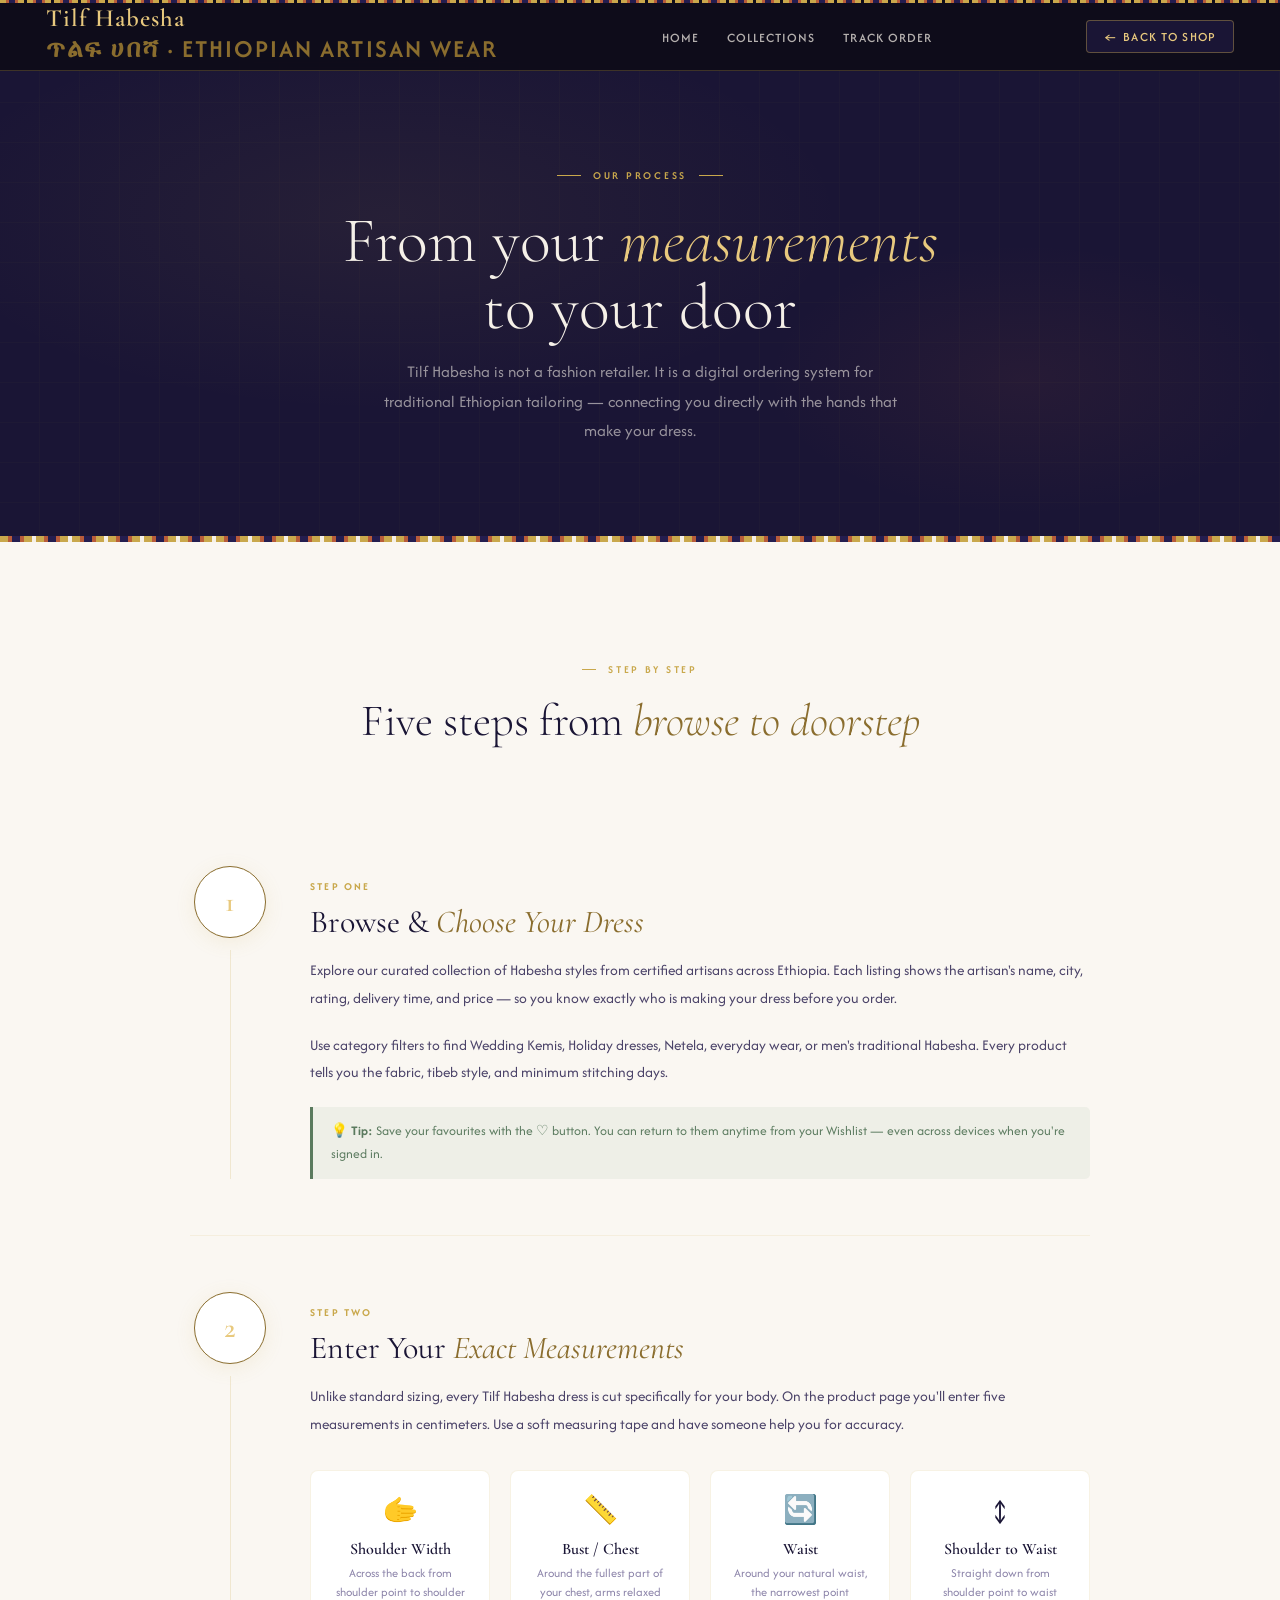
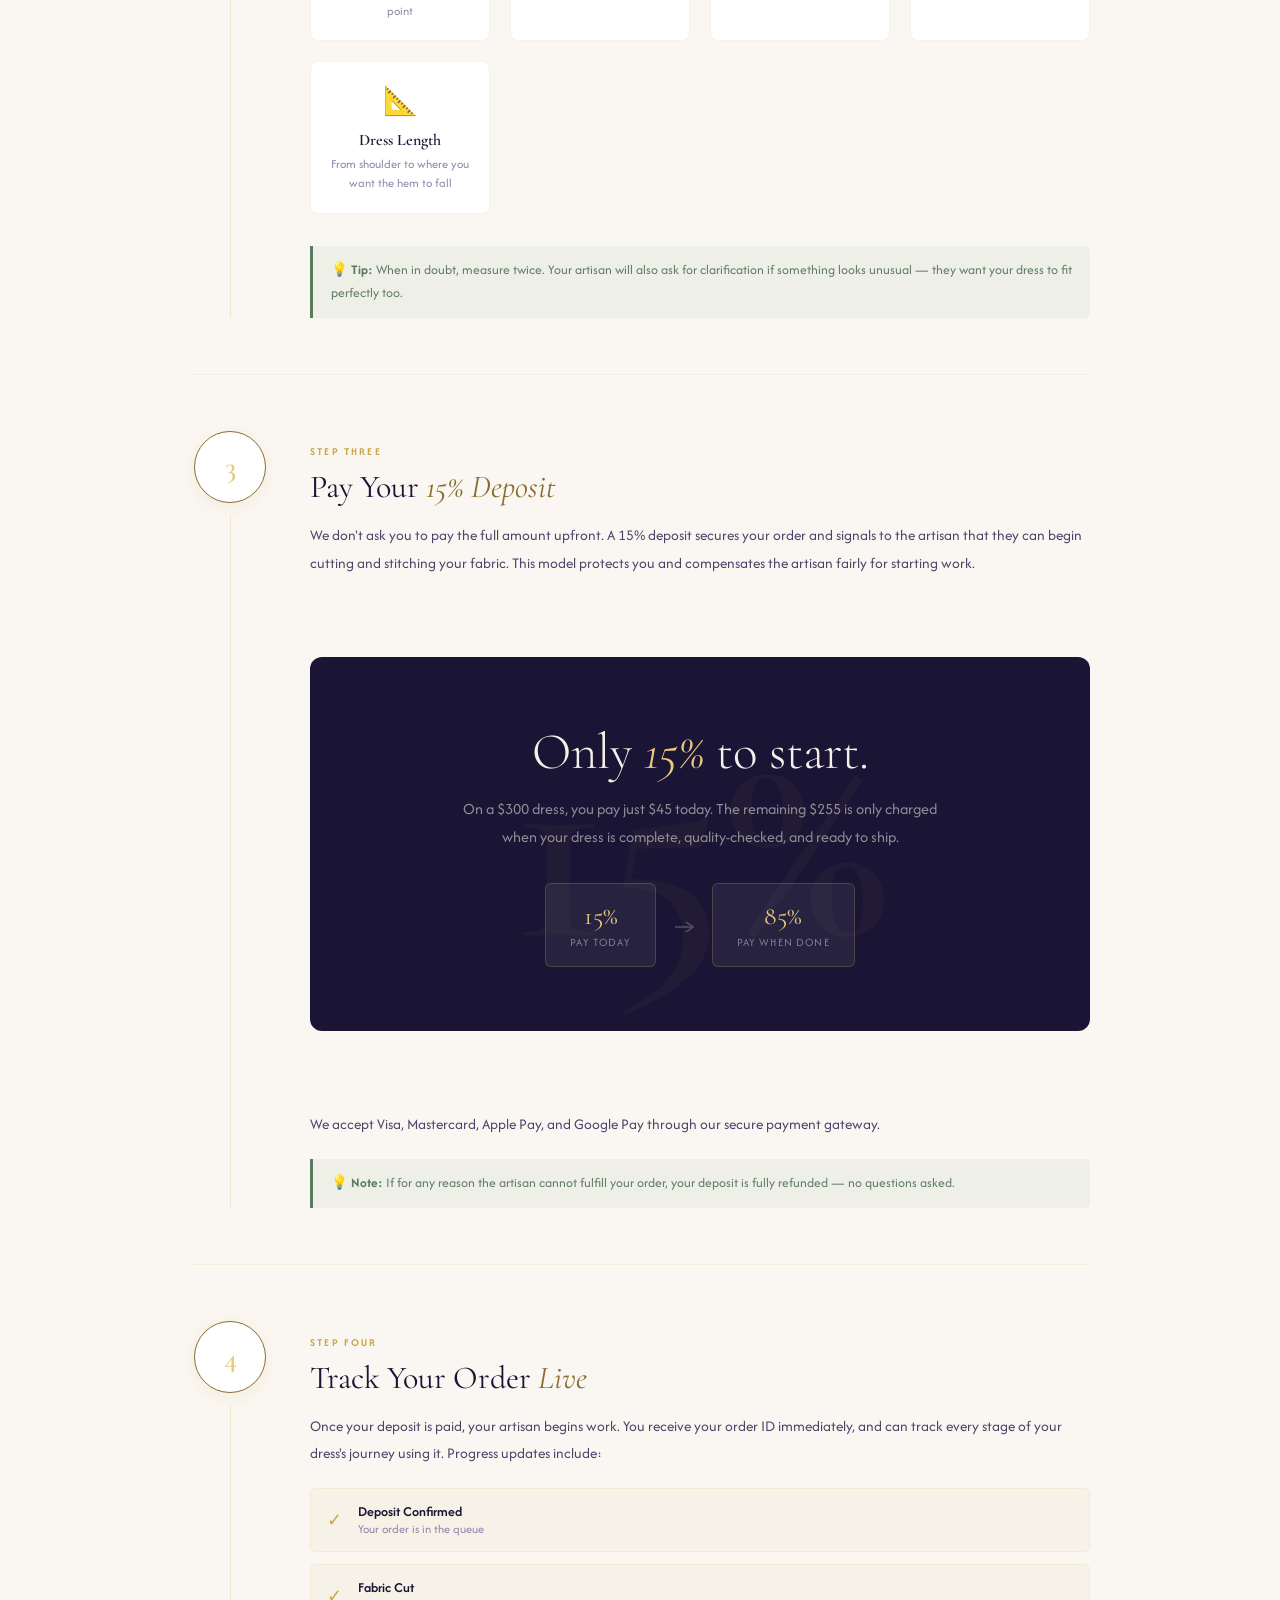
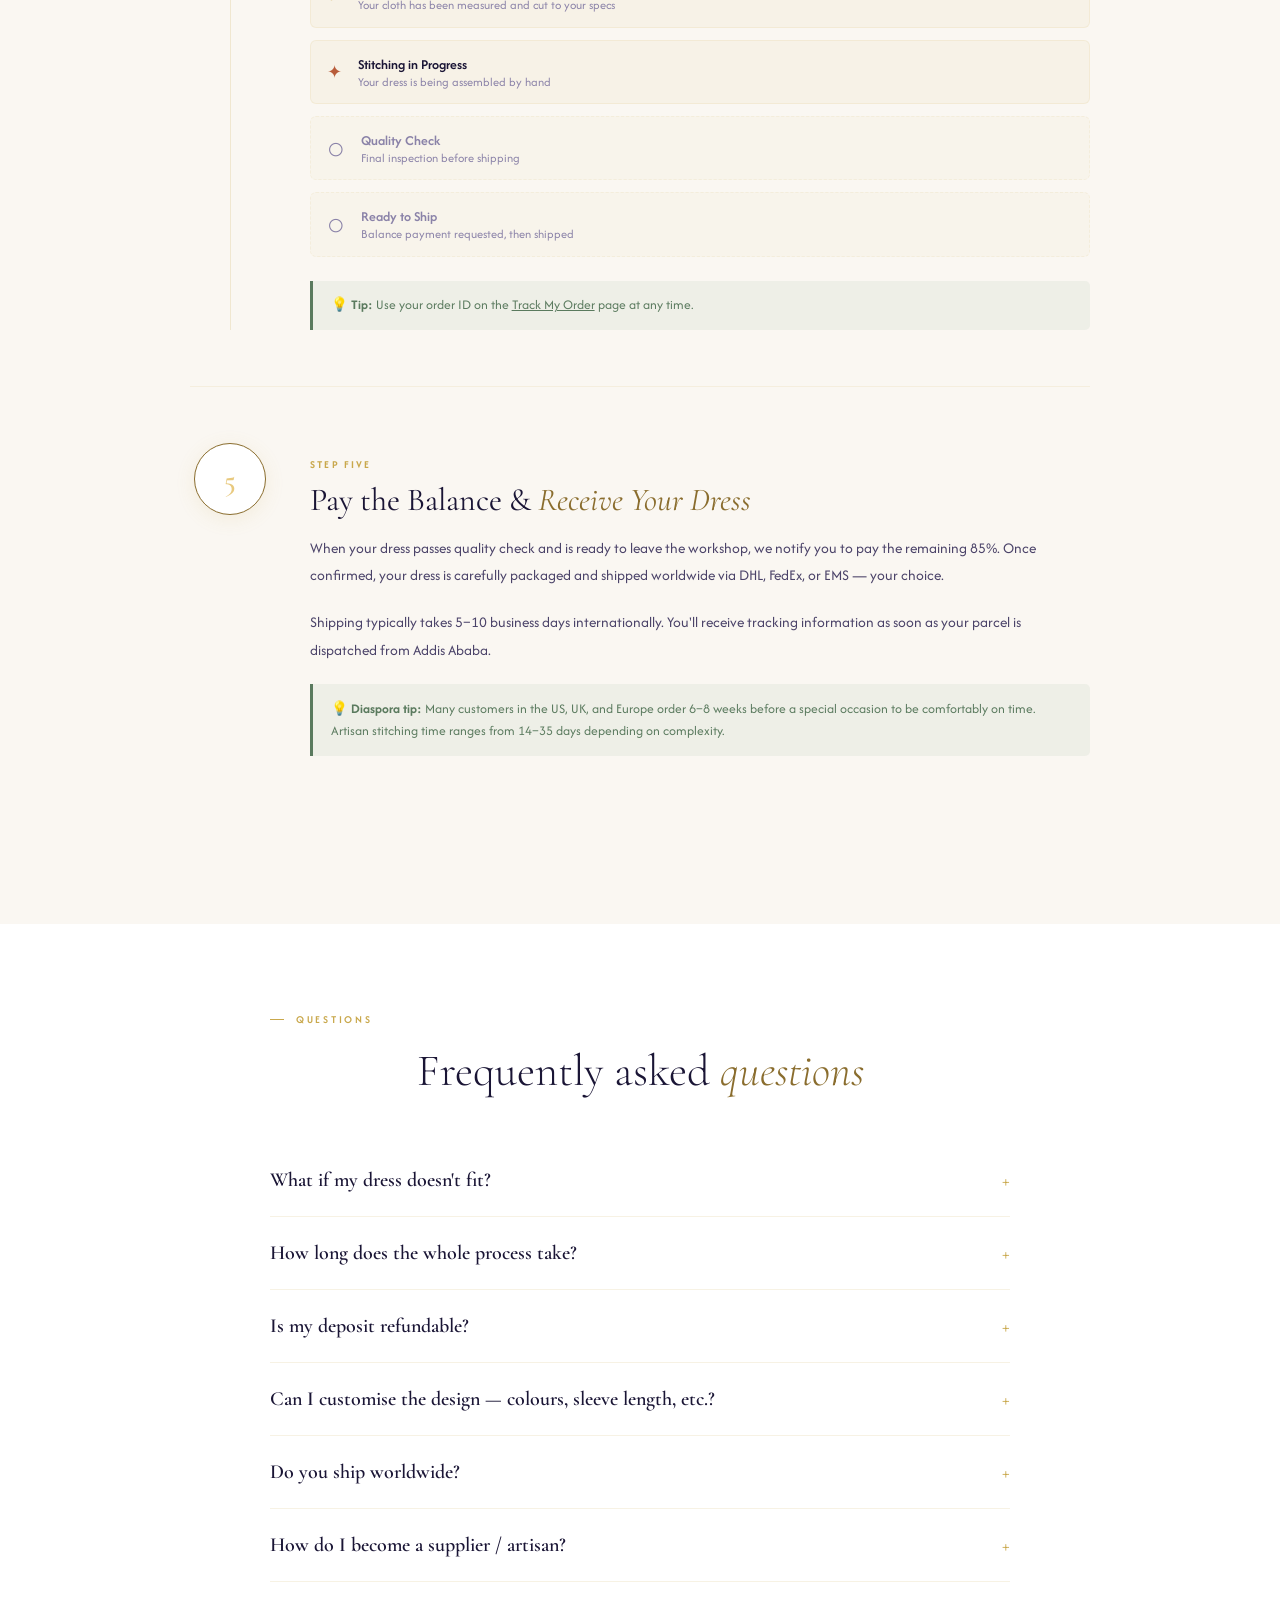
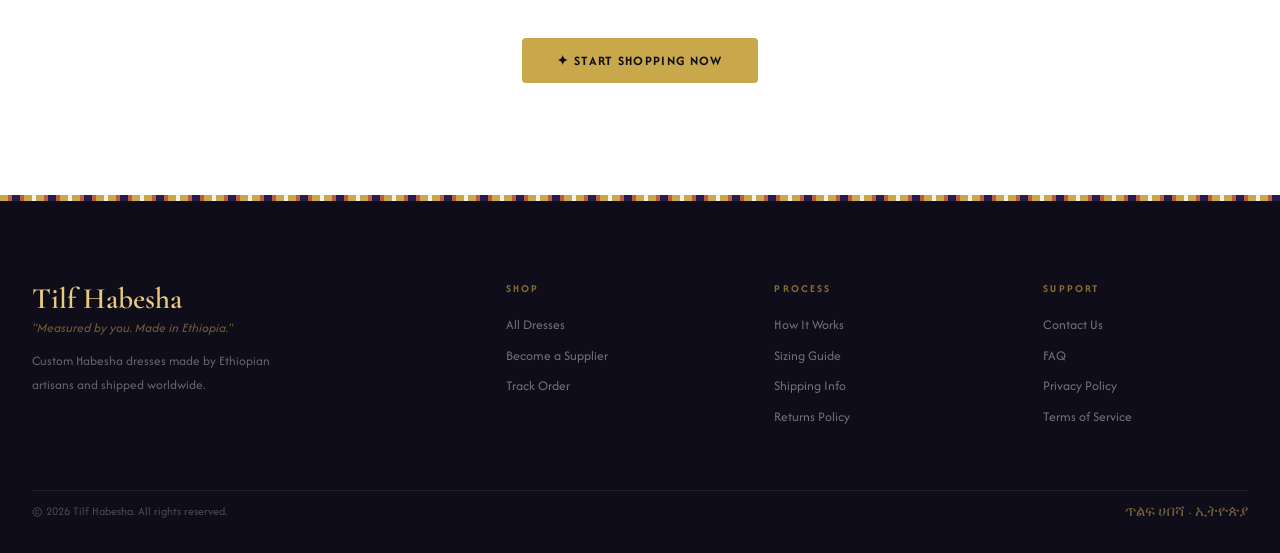
<file: how-it-works.html>
<!DOCTYPE html>
<html lang="en">
<head>
<meta charset="UTF-8">
<meta name="viewport" content="width=device-width, initial-scale=1.0">
<title>How It Works · Tilf Habesha</title>
<link rel="preconnect" href="https://fonts.googleapis.com">
<link href="https://fonts.googleapis.com/css2?family=Cormorant+Garamond:ital,wght@0,300;0,400;0,600;1,300;1,400&family=Afacad:wght@400;500;600&display=swap" rel="stylesheet">
<link href="assets/css/style.css" rel="stylesheet">
<style>
/* Extra styles for this standalone page */
.hiw-hero {
  background: var(--indigo);
  padding: 10rem 2rem 6rem;
  text-align: center;
  position: relative; overflow: hidden;
}
.hiw-hero-bg {
  position: absolute; inset: 0;
  background:
    radial-gradient(ellipse 60% 60% at 30% 40%, rgba(201,168,76,0.07) 0%, transparent 60%),
    radial-gradient(ellipse 40% 50% at 80% 70%, rgba(184,92,58,0.08) 0%, transparent 50%);
}
.hiw-hero-pattern {
  position: absolute; inset: 0; opacity: 0.03;
  background-image:
    repeating-linear-gradient(0deg, transparent, transparent 39px, rgba(201,168,76,0.8) 39px, rgba(201,168,76,0.8) 40px),
    repeating-linear-gradient(90deg, transparent, transparent 39px, rgba(201,168,76,0.8) 39px, rgba(201,168,76,0.8) 40px);
}
.hiw-hero-content { position: relative; max-width: 720px; margin: 0 auto; }
.hiw-hero-eyebrow {
  display: inline-flex; align-items: center; gap: 0.75rem;
  font-size: 0.68rem; font-weight: 600; letter-spacing: 0.25em;
  text-transform: uppercase; color: var(--gold); margin-bottom: 1.5rem;
}
.hiw-hero-eyebrow::before,.hiw-hero-eyebrow::after {
  content: ''; display: block; width: 24px; height: 1px; background: var(--gold);
}
.hiw-hero-title {
  font-family: 'Cormorant Garamond', serif;
  font-size: clamp(2.8rem, 5vw, 5rem);
  font-weight: 300; line-height: 1.05; color: var(--cream); margin-bottom: 1rem;
}
.hiw-hero-title em { font-style: italic; color: var(--gold-light); }
.hiw-hero-sub {
  font-size: 1.05rem; color: rgba(245,240,232,0.58); line-height: 1.75; max-width: 540px; margin: 0 auto;
}

/* Steps detail */
.hiw-steps { padding: 7rem 2rem; background: var(--ivory); }
.hiw-steps-inner { max-width: 900px; margin: 0 auto; }
.hiw-step {
  display: grid; grid-template-columns: 80px 1fr; gap: 2.5rem;
  padding: 3.5rem 0; border-bottom: 1px solid rgba(201,168,76,0.12);
  position: relative;
}
.hiw-step:last-child { border-bottom: none; }
.hiw-step-left { display: flex; flex-direction: column; align-items: center; gap: 0.75rem; }
.hiw-step-num-big {
  width: 72px; height: 72px; border-radius: 50%;
  border: 1.5px solid var(--gold-dim);
  display: flex; align-items: center; justify-content: center;
  font-family: 'Cormorant Garamond', serif;
  font-size: 1.8rem; font-weight: 600; color: var(--gold-light);
  background: var(--white);
  box-shadow: 0 4px 20px rgba(201,168,76,0.12);
}
.hiw-step-line {
  flex: 1; width: 1px; background: rgba(201,168,76,0.2); min-height: 40px;
}
.hiw-step:last-child .hiw-step-line { display: none; }

.hiw-step-content { padding-top: 0.85rem; }
.hiw-step-label {
  font-size: 0.68rem; font-weight: 700; letter-spacing: 0.2em;
  text-transform: uppercase; color: var(--gold); margin-bottom: 0.5rem;
}
.hiw-step-title {
  font-family: 'Cormorant Garamond', serif;
  font-size: 2rem; font-weight: 400; color: var(--text-dark); margin-bottom: 1rem;
}
.hiw-step-title em { font-style: italic; color: var(--gold-dim); }
.hiw-step-text {
  color: var(--text-mid); line-height: 1.8; font-size: 0.95rem; margin-bottom: 1.25rem;
}
.hiw-step-tip {
  background: rgba(90,122,94,0.07); border-left: 3px solid var(--sage);
  padding: 0.85rem 1.1rem; border-radius: 0 5px 5px 0;
  font-size: 0.85rem; color: var(--sage); line-height: 1.65;
}
.hiw-step-tip strong { color: var(--sage); }

/* Deposit callout */
.deposit-callout {
  background: var(--indigo); border-radius: 12px; padding: 4rem 3rem;
  text-align: center; margin: 5rem 0;
  position: relative; overflow: hidden;
}
.deposit-callout::before {
  content: '15%'; position: absolute;
  font-family: 'Cormorant Garamond', serif; font-size: 18rem; font-weight: 600;
  color: rgba(201,168,76,0.04); top: 50%; left: 50%;
  transform: translate(-50%,-50%); white-space: nowrap;
}
.deposit-callout-title {
  font-family: 'Cormorant Garamond', serif;
  font-size: clamp(2rem, 4vw, 3.5rem); font-weight: 300; color: var(--cream);
  margin-bottom: 0.75rem;
}
.deposit-callout-title em { color: var(--gold-light); font-style: italic; }
.deposit-callout-sub { color: rgba(245,240,232,0.55); max-width: 480px; margin: 0 auto 2rem; line-height: 1.75; }

/* FAQ */
.hiw-faq { padding: 5rem 2rem 7rem; background: var(--white); }
.hiw-faq-inner { max-width: 740px; margin: 0 auto; }
.faq-item {
  border-bottom: 1px solid rgba(201,168,76,0.15); padding: 1.5rem 0;
}
.faq-q {
  font-family: 'Cormorant Garamond', serif;
  font-size: 1.25rem; font-weight: 600; color: var(--text-dark);
  cursor: pointer; display: flex; justify-content: space-between; align-items: center; gap: 1rem;
}
.faq-toggle { color: var(--gold); font-size: 1.2rem; flex-shrink: 0; transition: transform 0.3s; }
.faq-item.open .faq-toggle { transform: rotate(45deg); }
.faq-a {
  font-size: 0.92rem; color: var(--text-mid); line-height: 1.8;
  max-height: 0; overflow: hidden; transition: max-height 0.35s ease, padding 0.3s;
}
.faq-item.open .faq-a { max-height: 300px; padding-top: 0.85rem; }

/* Measurement guide */
.measure-visual {
  display: grid; grid-template-columns: repeat(auto-fit, minmax(180px, 1fr));
  gap: 1.25rem; margin: 2rem 0;
}
.measure-point {
  background: var(--white); border: 1px solid rgba(201,168,76,0.15);
  border-radius: 8px; padding: 1.25rem;
  text-align: center; transition: all 0.2s;
}
.measure-point:hover { border-color: var(--gold); box-shadow: var(--shadow); }
.measure-point-icon { font-size: 1.75rem; margin-bottom: 0.65rem; }
.measure-point-name {
  font-family: 'Cormorant Garamond', serif;
  font-size: 1rem; font-weight: 600; margin-bottom: 0.35rem;
}
.measure-point-desc { font-size: 0.78rem; color: var(--text-light); line-height: 1.5; }

@media (max-width: 640px) {
  .hiw-step { grid-template-columns: 1fr; }
  .hiw-step-left { flex-direction: row; }
  .hiw-step-line { width: 40px; height: 1px; }
  .deposit-callout { padding: 3rem 1.5rem; }
}
</style>
</head>
<body>

<div class="nav-tibeb"></div>
<nav>
  <div class="nav-inner">
    <a href="tilfhabesha.html" class="logo">
      <span class="logo-main">Tilf Habesha</span>
      <span class="logo-sub">ጥልፍ ሀበሻ · Ethiopian Artisan Wear</span>
    </a>
    <ul class="nav-links">
      <li><a href="tilfhabesha.html">Home</a></li>
      <li><a href="tilfhabesha.html#dresses">Collections</a></li>
      <li><a href="tilfhabesha.html#track">Track Order</a></li>
    </ul>
    <div class="nav-right">
      <a href="tilfhabesha.html" class="btn-ghost" style="border-color:rgba(201,168,76,0.4);color:var(--gold-light);padding:0.45rem 1.1rem;font-size:0.8rem;">
        ← Back to Shop
      </a>
      <button class="nav-hamburger" id="navHamburger" aria-label="Menu">
        <span></span><span></span><span></span>
      </button>
    </div>
  </div>
</nav>

<!-- HERO -->
<section class="hiw-hero">
  <div class="hiw-hero-bg"></div>
  <div class="hiw-hero-pattern"></div>
  <div class="tibeb-border-thin" style="position:absolute;top:0;left:0;right:0;"></div>
  <div class="hiw-hero-content fade-up">
    <div class="hiw-hero-eyebrow">Our Process</div>
    <h1 class="hiw-hero-title">From your <em>measurements</em><br>to your door</h1>
    <p class="hiw-hero-sub">
      Tilf Habesha is not a fashion retailer. It is a digital ordering system for traditional Ethiopian tailoring — connecting you directly with the hands that make your dress.
    </p>
  </div>
  <div class="tibeb-border" style="position:absolute;bottom:0;left:0;right:0;"></div>
</section>

<!-- DETAILED STEPS -->
<section class="hiw-steps">
  <div class="hiw-steps-inner">

    <div style="text-align:center;margin-bottom:4rem;">
      <div class="section-label" style="justify-content:center;">Step by Step</div>
      <h2 class="section-title" style="text-align:center;">Five steps from <em>browse to doorstep</em></h2>
    </div>

    <!-- Step 1 -->
    <div class="hiw-step">
      <div class="hiw-step-left">
        <div class="hiw-step-num-big">1</div>
        <div class="hiw-step-line"></div>
      </div>
      <div class="hiw-step-content">
        <div class="hiw-step-label">Step One</div>
        <h3 class="hiw-step-title">Browse & <em>Choose Your Dress</em></h3>
        <p class="hiw-step-text">
          Explore our curated collection of Habesha styles from certified artisans across Ethiopia. Each listing shows the artisan's name, city, rating, delivery time, and price — so you know exactly who is making your dress before you order.
        </p>
        <p class="hiw-step-text">
          Use category filters to find Wedding Kemis, Holiday dresses, Netela, everyday wear, or men's traditional Habesha. Every product tells you the fabric, tibeb style, and minimum stitching days.
        </p>
        <div class="hiw-step-tip">
          💡 <strong>Tip:</strong> Save your favourites with the ♡ button. You can return to them anytime from your Wishlist — even across devices when you're signed in.
        </div>
      </div>
    </div>

    <!-- Step 2 -->
    <div class="hiw-step">
      <div class="hiw-step-left">
        <div class="hiw-step-num-big">2</div>
        <div class="hiw-step-line"></div>
      </div>
      <div class="hiw-step-content">
        <div class="hiw-step-label">Step Two</div>
        <h3 class="hiw-step-title">Enter Your <em>Exact Measurements</em></h3>
        <p class="hiw-step-text">
          Unlike standard sizing, every Tilf Habesha dress is cut specifically for your body. On the product page you'll enter five measurements in centimeters. Use a soft measuring tape and have someone help you for accuracy.
        </p>
        <div class="measure-visual">
          <div class="measure-point">
            <div class="measure-point-icon">🫱</div>
            <div class="measure-point-name">Shoulder Width</div>
            <div class="measure-point-desc">Across the back from shoulder point to shoulder point</div>
          </div>
          <div class="measure-point">
            <div class="measure-point-icon">📏</div>
            <div class="measure-point-name">Bust / Chest</div>
            <div class="measure-point-desc">Around the fullest part of your chest, arms relaxed</div>
          </div>
          <div class="measure-point">
            <div class="measure-point-icon">🔄</div>
            <div class="measure-point-name">Waist</div>
            <div class="measure-point-desc">Around your natural waist, the narrowest point</div>
          </div>
          <div class="measure-point">
            <div class="measure-point-icon">↕️</div>
            <div class="measure-point-name">Shoulder to Waist</div>
            <div class="measure-point-desc">Straight down from shoulder point to waist</div>
          </div>
          <div class="measure-point">
            <div class="measure-point-icon">📐</div>
            <div class="measure-point-name">Dress Length</div>
            <div class="measure-point-desc">From shoulder to where you want the hem to fall</div>
          </div>
        </div>
        <div class="hiw-step-tip">
          💡 <strong>Tip:</strong> When in doubt, measure twice. Your artisan will also ask for clarification if something looks unusual — they want your dress to fit perfectly too.
        </div>
      </div>
    </div>

    <!-- Step 3 -->
    <div class="hiw-step">
      <div class="hiw-step-left">
        <div class="hiw-step-num-big">3</div>
        <div class="hiw-step-line"></div>
      </div>
      <div class="hiw-step-content">
        <div class="hiw-step-label">Step Three</div>
        <h3 class="hiw-step-title">Pay Your <em>15% Deposit</em></h3>
        <p class="hiw-step-text">
          We don't ask you to pay the full amount upfront. A 15% deposit secures your order and signals to the artisan that they can begin cutting and stitching your fabric. This model protects you and compensates the artisan fairly for starting work.
        </p>

        <div class="deposit-callout">
          <div class="deposit-callout-title">Only <em>15%</em> to start.</div>
          <p class="deposit-callout-sub">On a $300 dress, you pay just $45 today. The remaining $255 is only charged when your dress is complete, quality-checked, and ready to ship.</p>
          <div style="display:flex;gap:1rem;justify-content:center;flex-wrap:wrap;">
            <div style="background:rgba(255,255,255,0.06);border:1px solid rgba(201,168,76,0.25);border-radius:6px;padding:1rem 1.5rem;text-align:center;">
              <div style="font-family:'Cormorant Garamond',serif;font-size:1.6rem;color:var(--gold-light);">15%</div>
              <div style="font-size:0.72rem;color:rgba(245,240,232,0.45);text-transform:uppercase;letter-spacing:0.1em;margin-top:0.2rem;">Pay today</div>
            </div>
            <div style="display:flex;align-items:center;color:rgba(245,240,232,0.25);font-size:1.5rem;">→</div>
            <div style="background:rgba(255,255,255,0.06);border:1px solid rgba(201,168,76,0.25);border-radius:6px;padding:1rem 1.5rem;text-align:center;">
              <div style="font-family:'Cormorant Garamond',serif;font-size:1.6rem;color:var(--gold-light);">85%</div>
              <div style="font-size:0.72rem;color:rgba(245,240,232,0.45);text-transform:uppercase;letter-spacing:0.1em;margin-top:0.2rem;">Pay when done</div>
            </div>
          </div>
        </div>

        <p class="hiw-step-text">
          We accept Visa, Mastercard, Apple Pay, and Google Pay through our secure payment gateway.
        </p>
        <div class="hiw-step-tip">
          💡 <strong>Note:</strong> If for any reason the artisan cannot fulfill your order, your deposit is fully refunded — no questions asked.
        </div>
      </div>
    </div>

    <!-- Step 4 -->
    <div class="hiw-step">
      <div class="hiw-step-left">
        <div class="hiw-step-num-big">4</div>
        <div class="hiw-step-line"></div>
      </div>
      <div class="hiw-step-content">
        <div class="hiw-step-label">Step Four</div>
        <h3 class="hiw-step-title">Track Your Order <em>Live</em></h3>
        <p class="hiw-step-text">
          Once your deposit is paid, your artisan begins work. You receive your order ID immediately, and can track every stage of your dress's journey using it. Progress updates include:
        </p>
        <div style="display:flex;flex-direction:column;gap:0.75rem;margin:1.25rem 0 1.5rem;">
          <div style="display:flex;align-items:center;gap:1rem;padding:0.85rem 1rem;background:rgba(201,168,76,0.06);border-radius:6px;border:1px solid rgba(201,168,76,0.12);">
            <span style="color:var(--gold);font-size:1.1rem;">✓</span>
            <div>
              <div style="font-weight:600;font-size:0.88rem;">Deposit Confirmed</div>
              <div style="font-size:0.78rem;color:var(--text-light);">Your order is in the queue</div>
            </div>
          </div>
          <div style="display:flex;align-items:center;gap:1rem;padding:0.85rem 1rem;background:rgba(201,168,76,0.06);border-radius:6px;border:1px solid rgba(201,168,76,0.12);">
            <span style="color:var(--gold);font-size:1.1rem;">✓</span>
            <div>
              <div style="font-weight:600;font-size:0.88rem;">Fabric Cut</div>
              <div style="font-size:0.78rem;color:var(--text-light);">Your cloth has been measured and cut to your specs</div>
            </div>
          </div>
          <div style="display:flex;align-items:center;gap:1rem;padding:0.85rem 1rem;background:rgba(201,168,76,0.06);border-radius:6px;border:1px solid rgba(201,168,76,0.12);">
            <span style="color:var(--terracotta);font-size:1.1rem;">✦</span>
            <div>
              <div style="font-weight:600;font-size:0.88rem;">Stitching in Progress</div>
              <div style="font-size:0.78rem;color:var(--text-light);">Your dress is being assembled by hand</div>
            </div>
          </div>
          <div style="display:flex;align-items:center;gap:1rem;padding:0.85rem 1rem;background:rgba(201,168,76,0.04);border-radius:6px;border:1px dashed rgba(201,168,76,0.1);">
            <span style="color:var(--text-light);font-size:1.1rem;">○</span>
            <div>
              <div style="font-weight:600;font-size:0.88rem;color:var(--text-light);">Quality Check</div>
              <div style="font-size:0.78rem;color:var(--text-light);">Final inspection before shipping</div>
            </div>
          </div>
          <div style="display:flex;align-items:center;gap:1rem;padding:0.85rem 1rem;background:rgba(201,168,76,0.04);border-radius:6px;border:1px dashed rgba(201,168,76,0.1);">
            <span style="color:var(--text-light);font-size:1.1rem;">○</span>
            <div>
              <div style="font-weight:600;font-size:0.88rem;color:var(--text-light);">Ready to Ship</div>
              <div style="font-size:0.78rem;color:var(--text-light);">Balance payment requested, then shipped</div>
            </div>
          </div>
        </div>
        <div class="hiw-step-tip">
          💡 <strong>Tip:</strong> Use your order ID on the <a href="tilfhabesha.html#track" style="color:var(--sage);">Track My Order</a> page at any time.
        </div>
      </div>
    </div>

    <!-- Step 5 -->
    <div class="hiw-step">
      <div class="hiw-step-left">
        <div class="hiw-step-num-big">5</div>
      </div>
      <div class="hiw-step-content">
        <div class="hiw-step-label">Step Five</div>
        <h3 class="hiw-step-title">Pay the Balance & <em>Receive Your Dress</em></h3>
        <p class="hiw-step-text">
          When your dress passes quality check and is ready to leave the workshop, we notify you to pay the remaining 85%. Once confirmed, your dress is carefully packaged and shipped worldwide via DHL, FedEx, or EMS — your choice.
        </p>
        <p class="hiw-step-text">
          Shipping typically takes 5–10 business days internationally. You'll receive tracking information as soon as your parcel is dispatched from Addis Ababa.
        </p>
        <div class="hiw-step-tip">
          💡 <strong>Diaspora tip:</strong> Many customers in the US, UK, and Europe order 6–8 weeks before a special occasion to be comfortably on time. Artisan stitching time ranges from 14–35 days depending on complexity.
        </div>
      </div>
    </div>

  </div>
</section>

<!-- FAQ -->
<section class="hiw-faq">
  <div class="hiw-faq-inner">
    <div class="section-label" style="justify-content:center;margin-bottom:0.5rem;">Questions</div>
    <h2 class="section-title" style="text-align:center;margin-bottom:3rem;">Frequently asked <em>questions</em></h2>

    <div class="faq-item">
      <div class="faq-q" role="button" tabindex="0" aria-expanded="false" aria-controls="faq-fit" onclick="toggleFaq(this)" onkeydown="if(event.key==='Enter'||event.key===' '){event.preventDefault();toggleFaq(this);}">What if my dress doesn't fit? <span class="faq-toggle" aria-hidden="true">+</span></div>
      <div class="faq-a" id="faq-fit">Because your dress is made to your exact measurements, fit issues are extremely rare. However, if there is a significant deviation from your submitted measurements, we work with the artisan to alter the dress at no extra cost. Please measure carefully and include any special notes on the order form.</div>
    </div>
    <div class="faq-item">
      <div class="faq-q" role="button" tabindex="0" aria-expanded="false" aria-controls="faq-time" onclick="toggleFaq(this)" onkeydown="if(event.key==='Enter'||event.key===' '){event.preventDefault();toggleFaq(this);}">How long does the whole process take? <span class="faq-toggle" aria-hidden="true">+</span></div>
      <div class="faq-a" id="faq-time">Total time from order to delivery is typically 3–6 weeks. Stitching takes 14–35 days depending on the dress complexity and artisan workload. International shipping adds 5–10 business days. We recommend ordering at least 6 weeks before your event date.</div>
    </div>
    <div class="faq-item">
      <div class="faq-q" role="button" tabindex="0" aria-expanded="false" aria-controls="faq-refund" onclick="toggleFaq(this)" onkeydown="if(event.key==='Enter'||event.key===' '){event.preventDefault();toggleFaq(this);}">Is my deposit refundable? <span class="faq-toggle" aria-hidden="true">+</span></div>
      <div class="faq-a" id="faq-refund">If an artisan cannot fulfill your order, your deposit is fully refunded within 5–7 business days. Once stitching has begun (usually within 48–72 hours of payment), deposits are non-refundable as the artisan has already sourced fabric and started work. Orders that are complete but where the 85% balance goes unpaid for more than 14 days will be forfeited.</div>
    </div>
    <div class="faq-item">
      <div class="faq-q" role="button" tabindex="0" aria-expanded="false" aria-controls="faq-custom" onclick="toggleFaq(this)" onkeydown="if(event.key==='Enter'||event.key===' '){event.preventDefault();toggleFaq(this);}">Can I customise the design — colours, sleeve length, etc.? <span class="faq-toggle" aria-hidden="true">+</span></div>
      <div class="faq-a" id="faq-custom">Yes! The Notes to Artisan field on the order form is your space for customisation requests: specific tibeb colours, sleeve length (short, 3/4, full), collar style, or any other preferences. The artisan will confirm availability before starting. Some deep customisations may incur a small additional charge, which the artisan will communicate before proceeding.</div>
    </div>
    <div class="faq-item">
      <div class="faq-q" role="button" tabindex="0" aria-expanded="false" aria-controls="faq-ship" onclick="toggleFaq(this)" onkeydown="if(event.key==='Enter'||event.key===' '){event.preventDefault();toggleFaq(this);}">Do you ship worldwide? <span class="faq-toggle" aria-hidden="true">+</span></div>
      <div class="faq-a" id="faq-ship">Yes. We ship to all countries via DHL Express, FedEx, or EMS. Shipping costs are calculated at checkout based on your country and package weight. Most diaspora customers are in the United States, United Kingdom, Canada, Germany, Sweden, and Australia — all well-served routes from Addis Ababa.</div>
    </div>
    <div class="faq-item">
      <div class="faq-q" role="button" tabindex="0" aria-expanded="false" aria-controls="faq-supplier" onclick="toggleFaq(this)" onkeydown="if(event.key==='Enter'||event.key===' '){event.preventDefault();toggleFaq(this);}">How do I become a supplier / artisan? <span class="faq-toggle" aria-hidden="true">+</span></div>
      <div class="faq-a" id="faq-supplier">Skilled tailors and workshops in Ethiopia can apply through the Become a Supplier section on our homepage. We review applications, conduct a quality verification, and onboard accepted artisans with a dedicated profile page. There are no upfront fees — we take a small platform commission only when you earn. Support is available in Amharic and English.</div>
    </div>

    <div style="text-align:center;margin-top:3.5rem;">
      <a href="tilfhabesha.html" class="btn-primary">
        ✦ Start Shopping Now
      </a>
    </div>
  </div>
</section>

<!-- Footer -->
<div class="tibeb-border"></div>
<footer>
  <div class="footer-inner">
    <div class="footer-top">
      <div>
        <div class="footer-brand-name">Tilf Habesha</div>
        <div class="footer-brand-tag">"Measured by you. Made in Ethiopia."</div>
        <p class="footer-desc">Custom Habesha dresses made by Ethiopian artisans and shipped worldwide.</p>
      </div>
      <div>
        <div class="footer-col-title">Shop</div>
        <ul class="footer-links">
          <li><a href="tilfhabesha.html">All Dresses</a></li>
          <li><a href="tilfhabesha.html#become">Become a Supplier</a></li>
          <li><a href="tilfhabesha.html#track">Track Order</a></li>
        </ul>
      </div>
      <div>
        <div class="footer-col-title">Process</div>
        <ul class="footer-links">
          <li><a href="#">How It Works</a></li>
          <li><a href="#">Sizing Guide</a></li>
          <li><a href="#">Shipping Info</a></li>
          <li><a href="#">Returns Policy</a></li>
        </ul>
      </div>
      <div>
        <div class="footer-col-title">Support</div>
        <ul class="footer-links">
          <li><a href="#">Contact Us</a></li>
          <li><a href="#">FAQ</a></li>
          <li><a href="#">Privacy Policy</a></li>
          <li><a href="#">Terms of Service</a></li>
        </ul>
      </div>
    </div>
    <div class="footer-bottom">
      <div class="footer-copy">© <span id="footerYear">2026</span> Tilf Habesha. All rights reserved.</div>
      <div class="footer-amharic">ጥልፍ ሀበሻ · ኢትዮጵያ</div>
    </div>
  </div>
</footer>

<script>
function toggleFaq(el) {
  const item = el.closest('.faq-item');
  const isOpen = item.classList.contains('open');
  document.querySelectorAll('.faq-item').forEach(f => {
    f.classList.remove('open');
    f.querySelector('.faq-q')?.setAttribute('aria-expanded', 'false');
  });
  if (!isOpen) {
    item.classList.add('open');
    el.setAttribute('aria-expanded', 'true');
  }
}
const fy = document.getElementById('footerYear');
if (fy) fy.textContent = new Date().getFullYear();
document.getElementById('navHamburger')?.addEventListener('click', () => {
  document.getElementById('navLinks').classList.toggle('mobile-open');
});
// Scroll reveal
const observer = new IntersectionObserver((entries) => {
  entries.forEach(e => { if (e.isIntersecting) { e.target.style.opacity = 1; e.target.style.transform = 'translateY(0)'; } });
}, { threshold: 0.1 });
document.querySelectorAll('.hiw-step').forEach(el => {
  el.style.opacity = '0'; el.style.transform = 'translateY(28px)';
  el.style.transition = 'opacity 0.6s ease, transform 0.6s ease';
  observer.observe(el);
});
</script>
</body>
</html>
</file>
<file: assets/css/style.css>
/* ═══════════════════════════════════════════════
   TILF HABESHA — style.css
   Luxury Ethiopian editorial aesthetic
═══════════════════════════════════════════════ */

:root {
  --ink: #0f0d1a;
  --indigo: #1a1535;
  --deep: #241d4f;
  --gold: #c9a84c;
  --gold-light: #e8c97e;
  --gold-dim: #8a6d2e;
  --cream: #f5f0e8;
  --ivory: #faf7f2;
  --terracotta: #b85c3a;
  --sage: #5a7a5e;
  --white: #ffffff;
  --text-dark: #1a1535;
  --text-mid: #4a4268;
  --text-light: #8a82a8;
  --border: rgba(201,168,76,0.25);
  --border-strong: rgba(201,168,76,0.6);
  --radius: 4px;
  --shadow: 0 8px 48px rgba(15,13,26,0.14);
  --shadow-lg: 0 24px 80px rgba(15,13,26,0.28);
  --nav-h: 68px;
}

*,*::before,*::after { box-sizing: border-box; margin: 0; padding: 0; }
html { scroll-behavior: smooth; }

body {
  font-family: 'Afacad', sans-serif;
  background: var(--ivory);
  color: var(--text-dark);
  overflow-x: hidden;
}

/* ─── ACCESSIBILITY: FOCUS STATES ─── */
a:focus-visible, button:focus-visible, input:focus-visible,
select:focus-visible, textarea:focus-visible, [tabindex]:focus-visible {
  outline: 2px solid var(--gold);
  outline-offset: 2px;
  border-radius: 2px;
}
.skip-link {
  position: absolute; top: -48px; left: 1rem; z-index: 1000;
  background: var(--gold); color: var(--ink);
  padding: 0.65rem 1.25rem; border-radius: var(--radius);
  font-size: 0.85rem; font-weight: 700; text-decoration: none;
  transition: top 0.2s;
}
.skip-link:focus { top: 1rem; }

@media (prefers-reduced-motion: reduce) {
  *, *::before, *::after {
    animation-duration: 0.001ms !important;
    animation-iteration-count: 1 !important;
    transition-duration: 0.001ms !important;
    scroll-behavior: auto !important;
  }
}

/* ─── TIBEB PATTERNS ─── */
.tibeb-border {
  height: 6px;
  background: repeating-linear-gradient(
    90deg,
    var(--gold) 0 8px, var(--terracotta) 8px 12px,
    var(--deep) 12px 20px, var(--terracotta) 20px 24px,
    var(--gold) 24px 32px, var(--cream) 32px 36px
  );
}
.tibeb-border-thin {
  height: 3px;
  background: repeating-linear-gradient(
    90deg,
    var(--gold) 0 5px, var(--terracotta) 5px 8px,
    var(--deep) 8px 13px, var(--terracotta) 13px 16px,
    var(--gold) 16px 21px, var(--cream) 21px 24px
  );
}
.tibeb-strip {
  position: absolute; bottom: 0; left: 0; right: 0; height: 28px;
  background: repeating-linear-gradient(90deg,
    var(--gold) 0 4px, var(--terracotta) 4px 7px,
    #fff 7px 10px, var(--terracotta) 10px 13px,
    var(--gold) 13px 17px, rgba(0,0,0,0.4) 17px 20px
  );
  opacity: 0.7;
}

/* ─── NAV ─── */
.nav-tibeb {
  height: 3px;
  position: fixed; top: 0; left: 0; right: 0; z-index: 200;
  background: repeating-linear-gradient(90deg,
    var(--gold) 0 6px, var(--terracotta) 6px 9px,
    var(--deep) 9px 15px, var(--terracotta) 15px 18px,
    var(--gold) 18px 24px, #0f0d1a 24px 27px
  );
}

nav {
  position: fixed; top: 3px; left: 0; right: 0; z-index: 100;
  background: rgba(15,13,26,0.97);
  backdrop-filter: blur(16px);
  border-bottom: 1px solid var(--border);
  height: var(--nav-h);
  padding-inline: 14px;
}
.nav-inner {
  max-width: 1320px; margin: 0 auto;
  display: flex; align-items: center; justify-content: space-between;
  padding: 0 2rem; height: 100%;
  gap: 1rem;
}
.logo { text-decoration: none; display: flex; flex-direction: column; gap: 0; }
.logo-main {
  font-family: 'Cormorant Garamond', serif;
  font-size: 1.55rem; font-weight: 600;
  color: var(--gold-light); letter-spacing: 0.04em; line-height: 1;
}
.logo-sub {
  font-size: 1.58rem; font-weight: 600;
  white-space: nowrap;
  color: var(--gold-dim); letter-spacing: 0.08em;
  text-transform: uppercase; line-height: 1.4;
  margin-right: 10px;
}
.nav-links {
  display: flex; gap: 1.75rem; list-style: none; align-items: center;
}
.nav-links a {
  color: rgba(245,240,232,0.72);
  text-decoration: none; font-size: 0.82rem;
  letter-spacing: 0.08em; text-transform: uppercase; font-weight: 500;
  transition: color 0.2s; white-space: nowrap;
}
.nav-links a:hover { color: var(--gold-light); }

/* Cart / Wishlist icon badges */
.nav-icon-link {
  position: relative; /* Crucial for positioning the badge */
  display: inline-flex;
  align-items: center;
  text-decoration: none;
}
.nav-badge {
  position: absolute;
  top: -5px;
  right: -8px;
  background-color: #E35D5D; /* A slightly softer red */
  color: white;
  font-size: 0.65rem;
  font-weight: bold;
  padding: 2px 5px;
  border-radius: 50px;
  line-height: 1;
  border: 2px solid #1a1535; /* Matches your dark background to create a cutout effect */
}
.nav-badge.bump { transform: scale(1.4); }

.nav-cta {
  background: transparent;
  border: 1px solid var(--gold) !important;
  color: var(--gold-light) !important;
  padding: 0.45rem 1.1rem;
  border-radius: var(--radius);
  transition: all 0.2s !important;
}
.nav-cta:hover { background: var(--gold) !important; color: var(--ink) !important; }

.nav-right { display: flex; align-items: center; gap: 1rem; }

/* Hamburger */
.nav-hamburger {
  display: none; background: none; border: none; cursor: pointer;
  flex-direction: column; gap: 15px; padding: 4px;
}
.nav-hamburger span {
  display: block; width: 22px; height: 2px;
  background: var(--gold-light); border-radius: 2px;
  transition: all 0.3s;
}


/* ── Auth modal rebuild ── */
.auth-modal-inner { max-width: 420px; width: 100%; }

.auth-divider {
  display: flex;
  align-items: center;
  gap: 0.75rem;
  margin: 1.25rem 0;
  color: rgba(245,240,232,0.28);
  font-size: 0.73rem;
  letter-spacing: 0.12em;
  text-transform: uppercase;
}
.auth-divider::before,
.auth-divider::after {
  content:'';
  flex:1;
  height:1px;
  background: rgba(245,240,232,0.1);
}

.btn-google {
  width: 100%;
  display: flex;
  align-items: center;
  justify-content: center;
  gap: 0;
  padding: 0.78rem 1.25rem;
  background: #fff;
  color: #1a1a1a;
  border: none;
  border-radius: 0.5rem;
  font-size: 0.9rem;
  font-weight: 600;
  font-family: 'Afacad', sans-serif;
  cursor: pointer;
  transition: box-shadow 0.2s, transform 0.15s;
  letter-spacing: 0.01em;
  margin-bottom: 0.25rem;
}
.btn-google:hover {
  box-shadow: 0 4px 20px rgba(0,0,0,0.25);
  transform: translateY(-1px);
}
.btn-google:active { transform: translateY(0); }
.btn-google:disabled { opacity: 0.6; cursor: not-allowed; transform: none; }

.auth-trust-row {
  display: flex;
  align-items: center;
  justify-content: center;
  gap: 0.4rem;
  margin-top: 1rem;
  font-size: 0.72rem;
  color: rgba(245,240,232,0.35);
  letter-spacing: 0.06em;
}

/* Spinner */
.auth-spinner {
  display: inline-block;
  width: 14px;
  height: 14px;
  border: 2px solid rgba(255,255,255,0.25);
  border-top-color: #fff;
  border-radius: 50%;
  animation: spin 0.7s linear infinite;
  margin-right: 8px;
  vertical-align: middle;
}
@keyframes spin { to { transform: rotate(360deg); } }

/* Cart drawer checkout button */
#cartCheckoutBtn {
  width: 100%;
  background: linear-gradient(135deg, #c9a84c, #e8c96a);
  color: #1a1535;
  border: none;
  border-radius: 0.5rem;
  padding: 0.82rem 1.5rem;
  font-size: 0.9rem;
  font-weight: 700;
  font-family: 'Afacad', sans-serif;
  letter-spacing: 0.04em;
  cursor: pointer;
  display: flex;
  align-items: center;
  justify-content: center;
  gap: 0.5rem;
  margin-top: 0.85rem;
  transition: opacity 0.2s, transform 0.15s;
}
#cartCheckoutBtn:hover   { opacity: 0.92; transform: translateY(-1px); }
#cartCheckoutBtn:disabled { opacity: 0.5; cursor: not-allowed; transform: none; }

.stripe-badge {
  display: flex;
  align-items: center;
  justify-content: center;
  gap: 0.35rem;
  margin-top: 0.6rem;
  font-size: 0.7rem;
  color: rgba(245,240,232,0.3);
  letter-spacing: 0.06em;
}
.stripe-badge svg { opacity: 0.45; }


/* ─── HERO ─── */
.hero {
  min-height: 100vh;
  background: var(--indigo);
  position: relative; overflow: hidden;
  display: flex; flex-direction: column;
  padding-top: calc(var(--nav-h) + 3px);
}
.hero-bg {
  position: absolute; inset: 0;
  background:
    radial-gradient(ellipse 80% 60% at 70% 50%, rgba(201,168,76,0.08) 0%, transparent 60%),
    radial-gradient(ellipse 40% 80% at 10% 80%, rgba(184,92,58,0.12) 0%, transparent 50%),
    radial-gradient(ellipse 60% 40% at 90% 10%, rgba(90,122,94,0.08) 0%, transparent 50%);
    margin-bottom: 8px !important;
}
.hero-pattern {
  position: absolute; inset: 0; opacity: 0.035;
  background-image:
    repeating-linear-gradient(0deg, transparent, transparent 39px, rgba(201,168,76,0.8) 39px, rgba(201,168,76,0.8) 40px),
    repeating-linear-gradient(90deg, transparent, transparent 39px, rgba(201,168,76,0.8) 39px, rgba(201,168,76,0.8) 40px);
}
.hero-content {
  flex: 1; display: flex; align-items: center;
  max-width: 1320px; margin: 0 auto; padding: 4rem 2rem 3rem;
  width: 100%; gap: 4rem;
}
.hero-text { flex: 0 0 52%; }
.hero-eyebrow {
  display: inline-flex; align-items: center; gap: 0.75rem;
  font-size: 0.68rem; font-weight: 600; letter-spacing: 0.25em;
  text-transform: uppercase; color: var(--gold); margin-bottom: 1.25rem;
}
.hero-eyebrow::before,.hero-eyebrow::after {
  content: ''; display: block; width: 20px; height: 1px; background: var(--gold);
}
.hero-title {
  font-family: 'Cormorant Garamond', serif;
  font-size: clamp(2.8rem, 5.5vw, 5rem);
  font-weight: 300; line-height: 1.05;
  color: var(--cream); margin-bottom: 0.4rem;
  
}
.hero-title em { font-style: italic; color: var(--gold-light); display: block; }
.hero-tagline {
  font-family: 'Cormorant Garamond', serif;
  font-size: 1.2rem; font-style: italic;
  color: rgba(232,201,126,0.65); margin-bottom: 1.5rem;
}
.hero-desc {
  color: rgba(245,240,232,0.62); font-size: 0.97rem;
  line-height: 1.75; max-width: 460px; margin-bottom: 1.75rem;
}
.hero-actions { display: flex; gap: 1rem; flex-wrap: wrap; margin-bottom: 1.75rem; }

/* Trust bar under hero actions */
.hero-trust-bar {
  display: flex; flex-wrap: wrap; gap: 1.5rem;
  padding-top: 1.5rem; margin-bottom: 1.75rem;
  border-top: 1px solid rgba(201,168,76,0.18);
}
.hero-trust-item {
  display: flex; align-items: center; gap: 0.5rem;
  font-size: 0.78rem; color: rgba(245,240,232,0.68);
  letter-spacing: 0.02em;
}
.hero-trust-item .trust-ico { font-size: 1rem; }

/* Category filter bar */
.filter-bar {
  display: flex; gap: 0.45rem; flex-wrap: wrap; margin-bottom: 1.75rem;
}
.filter-btn {
  padding: 0.5rem 1.1rem;
  border: 1px solid rgba(26, 21, 53, 0.18);
  border-radius: 20px;
  background-color: transparent;
  font-family: 'Afacad', sans-serif;
  font-size: 0.78rem; font-weight: 500; letter-spacing: 0.05em;
  color: var(--text-dark);
  cursor: pointer;
  transition: all 0.25s;
  flex-shrink: 0;
}
.filter-btn:hover { border-color: var(--gold); color: var(--gold-dim); }
.filter-btn.active {
  background-color: var(--gold);
  color: var(--ink);
  border-color: var(--gold);
  font-weight: 600;
}
.filter-btn:focus-visible { outline-offset: 2px; }

.hero-stats {
  display: flex; gap: 2.5rem;
  padding-top: 2rem;
  border-top: 1px solid rgba(201,168,76,0.2);
}
.stat-num {
  font-family: 'Cormorant Garamond', serif;
  font-size: 2.2rem; font-weight: 600; color: var(--gold-light); line-height: 1;
}
.stat-label {
  font-size: 0.7rem; color: rgba(245,240,232,0.45);
  letter-spacing: 0.1em; text-transform: uppercase; margin-top: 0.2rem;
}

/* Hero visual / slider */
.hero-discovery-wrapper {
  position: relative;
  width: 100%;
  height: 100%;
  overflow: hidden;
}
.hero-visual { flex: 1; position: relative; height: 78vh; min-height: 560px; max-height: 780px; }
.hero-slider {
  display: flex !important; /* Force flex instead of grid */
  flex-direction: row;
  overflow-x: auto;
  scroll-snap-type: x mandatory;
  scroll-behavior: smooth;
  gap: 15px;
  padding-bottom: 0;
  -ms-overflow-style: none;  /* Hide scrollbar IE/Edge */
  scrollbar-width: none;     /* Hide scrollbar Firefox */
  height: 100%;
}
.hero-slider::-webkit-scrollbar {
  display: none; /* Hide scrollbar Chrome/Safari */
}
.hero-card {
  border-radius: 16px;
  overflow: hidden;
  position: relative;
  background: var(--deep);
  cursor: pointer;
  transition: transform 0.3s ease, box-shadow 0.3s ease;
}
.hero-slider .hero-card {
  flex: 0 0 88%; /* Shows 88% of the card so the next one peeks in */
  scroll-snap-align: center;
  height: 100%;
}
.hero-slider .hero-card img { width: 100%; height: 100%; object-fit: cover; display: block; }

/* Grid product card: fixed-aspect image so the grid stays even */
.products-grid .hero-card { height: auto; }
.card-img-wrap { position: relative; aspect-ratio: 3/4; overflow: hidden; background: var(--deep); }
.card-img-wrap img {
  width: 100%; height: 100%; object-fit: cover; display: block;
  transition: transform 0.5s ease;
}
.hero-card:hover .card-img-wrap img { transform: scale(1.06); }
.hero-card:hover { box-shadow: var(--shadow); }

/* Badges */
.card-badge {
  position: absolute; top: 0.75rem; left: 0.75rem; z-index: 5;
  background: var(--terracotta); color: #fff;
  font-size: 0.6rem; font-weight: 700; letter-spacing: 0.09em;
  text-transform: uppercase; padding: 0.28rem 0.6rem; border-radius: 2rem;
}
.card-badge.badge-popular { background: var(--gold-dim); }
.card-badge.badge-new { background: var(--sage); }

/* Sold out */
.hero-card.sold-out .card-img-wrap img { filter: grayscale(0.4); opacity: 0.55; }
.hero-card.sold-out { cursor: default; }
.sold-out-tag {
  position: absolute; inset: 0; z-index: 4;
  display: flex; align-items: center; justify-content: center;
}
.sold-out-tag span {
  background: rgba(15,13,26,0.85); color: var(--cream);
  font-size: 0.68rem; font-weight: 700; letter-spacing: 0.14em;
  text-transform: uppercase; padding: 0.5rem 1.1rem; border-radius: 2rem;
  border: 1px solid rgba(245,240,232,0.25);
}
.hero-card.sold-out .card-actions,
.hero-card.sold-out .dress-overlay-price { display: none; }

/* Delivery micro-copy on grid cards */
.dress-overlay-delivery {
  font-size: 0.68rem; color: rgba(245,240,232,0.6); margin-top: 0.15rem;
}

/* Swipe Hint Animation */
.swipe-hint {
  position: absolute;
  bottom: 20px;
  right: 20px;
  display: flex;
  flex-direction: column;
  align-items: center;
  color: white;
  font-size: 0.7rem;
  background: rgba(0,0,0,0.4);
  padding: 8px 12px;
  border-radius: 20px;
  pointer-events: none;
  animation: fadeOut 3s forwards 4s; /* Disappears after 4 seconds */
}

.hand-icon {
  animation: swipeLeftRight 2s infinite;
  font-size: 1.2rem;
}

@keyframes swipeLeftRight {
  0%, 100% { transform: translateX(10px); }
  50% { transform: translateX(-10px); }
}

@keyframes fadeOut {
  to { opacity: 0; visibility: hidden; }
}

/* ─── SECTIONS ─── */
.section { padding: 7rem 2rem; overflow: hidden; }
.section-inner { max-width: 1000px; margin: 0 auto; }
.section-label {
  display: inline-flex; align-items: center; gap: 0.75rem;
  font-size: 0.68rem; font-weight: 600; letter-spacing: 0.25em;
  text-transform: uppercase; color: var(--gold); margin-bottom: 0.85rem;
  margin-bottom: 20px !important;
}
.section-label::before { content: ''; display: block; width: 14px; height: 1px; background: var(--gold); }
.section-title {
  font-family: 'Cormorant Garamond', serif;
  font-size: clamp(1.9rem, 3.5vw, 3.2rem);
  font-weight: 300; line-height: 1.1;
  color: var(--text-dark); margin-bottom: 1rem;
}
.section-title em { font-style: italic; color: var(--gold-dim); }
.section-sub { color: var(--text-mid); font-size: 0.97rem; line-height: 1.75; max-width: 540px; }

/* ─── DRESS GRID ─── */
.dresses-section { 
   background: var(--ivory); padding-top: 10px !important;
   padding-bottom: 30px !important;
   min-height: auto !important; 
   overflow: hidden;
}
.dresses-header {
  display: flex; justify-content: space-between; align-items: flex-end;
  margin-bottom: 2.5rem; flex-wrap: wrap; gap: 1rem;
}
.dress-grid {
  display: grid;
  grid-template-columns: repeat(auto-fill, minmax(260px, 1fr));
  gap: 1.5rem;
}
.dress-card {
  background: var(--white);
  border-radius: 10px; overflow: hidden;
  border: 1px solid rgba(201,168,76,0.1);
  transition: all 0.32s; cursor: pointer;
  text-decoration: none; color: inherit; display: block;
  position: relative;
}
.dress-card:hover {
  transform: translateY(-6px);
  box-shadow: var(--shadow);
  border-color: var(--border);
}
.dress-card-img-wrap { aspect-ratio: 3/4; overflow: hidden; position: relative; }
.dress-card-img-wrap img {
  width: 100%; height: 100%; object-fit: cover;
  transition: transform 0.5s;
}
.dress-card:hover .dress-card-img-wrap img { transform: scale(1.05); }
.dress-card-badge {
  position: absolute; top: 0.85rem; left: 0.85rem;
  background: var(--terracotta); color: #fff;
  font-size: 0.62rem; font-weight: 700; letter-spacing: 0.1em;
  text-transform: uppercase; padding: 0.28rem 0.65rem; border-radius: 2rem;
}
.dress-card-badge.badge-popular { background: var(--gold-dim); }

/* ACTION ICONS */
.card-actions{
  position:absolute;
  top:14px;
  right:14px;
  display:flex;
  z-index:30;
}

.card-actions button{
  width:42px;
  height:42px;
  border:none;
  border-radius:50%;
  background:rgba(17,17,17,0.72);
  backdrop-filter:blur(10px);
  color:#fff;
  font-size:1rem;
  cursor:pointer;
  transition:0.25s;
}

.card-actions button:hover{
  transform:scale(1.08);
  background:var(--gold);
  color:#1a1535;
}

.wish-btn.wishlisted{
  background:var(--gold);
  color:#1a1535;
}

.dress-overlay {
  position: absolute;
  bottom: 0;
  left: 0;
  width: 100%;
  padding: 2rem 1rem 1rem; /* Extra top padding for a smooth fade */
  background: linear-gradient(to top, rgba(26, 21, 53, 0.8) 0%, rgba(26, 21, 53, 0) 100%);
  color: white;
  border-bottom-left-radius: inherit;
  border-bottom-right-radius: inherit;
}
.dress-overlay-name {
  font-family: 'Cormorant Garamond', serif;
  font-size: 1rem; color: var(--cream); font-weight: 400;
  
}
.dress-overlay-price { font-size: 0.78rem; color: var(--gold); margin-top: 0.2rem; }
.dress-card:hover .card-actions { opacity: 1; transform: translateX(0); }
.card-action-btn {
  width: 34px; height: 34px; border-radius: 50%;
  background: rgba(15,13,26,0.75); border: 1px solid rgba(201,168,76,0.3);
  color: var(--gold-light); font-size: 0.9rem;
  display: flex; align-items: center; justify-content: center;
  cursor: pointer; transition: all 0.2s; backdrop-filter: blur(8px);
}
.card-action-btn:hover { background: var(--gold); color: var(--ink); border-color: var(--gold); }
.card-action-btn.wishlisted { background: var(--terracotta); color: #fff; }

.dress-card-body { padding: 1.1rem 1.1rem 1rem; }
.dress-card-name {
  font-family: 'Cormorant Garamond', serif;
  font-size: 1.15rem; font-weight: 600; margin-bottom: 0.3rem; color: var(--text-dark);
}
.dress-card-supplier {
  font-size: 0.78rem; color: var(--text-light);
  display: flex; align-items: center; gap: 0.4rem; margin-bottom: 0.65rem;
}
.supplier-dot { width: 6px; height: 6px; border-radius: 50%; background: var(--sage); flex-shrink: 0; }
.dress-card-footer {
  display: flex; justify-content: space-between; align-items: center;
  padding-top: 0.65rem; border-top: 1px solid rgba(201,168,76,0.12);
}
.dress-price {
  font-family: 'Cormorant Garamond', serif;
  font-size: 1.35rem; font-weight: 600; color: var(--text-dark);
}
.dress-price span { font-size: 0.72rem; color: var(--text-light); font-weight: 400; }
.dress-price-original {
  font-size: 0.82rem; color: var(--text-light);
  text-decoration: line-through; margin-left: 0.3rem;
}
.dress-delivery {
  font-size: 0.73rem; color: var(--text-mid);
  display: flex; align-items: center; gap: 0.3rem;
}
.dress-delivery-icon { color: var(--gold); }

/* Skeleton loader for cards */
.skeleton {
  background: linear-gradient(90deg, #e8e0d0 25%, #f5f0e8 50%, #e8e0d0 75%);
  background-size: 200% 100%;
  animation: skeleton-wave 1.4s infinite;
  border-radius: 8px;
}
@keyframes skeleton-wave {
  0% { background-position: 200% 0; }
  100% { background-position: -200% 0; }
}
.skeleton-card { height: 550px; border-radius: 10px; }

/* ─── ARTISANS SECTION ─── */
.artisans-section { background: var(--white);
                    padding-top: 10px !important;
                    padding-bottom: 10px !important;
                    min-height: auto !important;}
.artisans-inner {
  display: grid; grid-template-columns: 1fr 1.8fr; gap: 5rem; align-items: center; margin-bottom: 20px !important;
}
.artisans-strip { display: flex; gap: 1.25rem; overflow-x: auto; padding-bottom: 0.5rem; }
.artisans-strip::-webkit-scrollbar { height: 3px; }
.artisans-strip::-webkit-scrollbar-thumb { background: var(--gold-dim); border-radius: 2px; }
.artisan-card {
  flex: 0 0 190px; border-radius: 10px; overflow: hidden;
  border: 1px solid rgba(201,168,76,0.15); transition: all 0.3s; cursor: pointer;
}
.artisan-card:hover { transform: translateY(-4px); box-shadow: var(--shadow); border-color: var(--border); }
.artisan-card img {
  width: 100%; aspect-ratio: 4/5; object-fit: cover; display: block;
  background: var(--deep);
}
.artisan-info { padding: 0.85rem 0.85rem 0.75rem; }
.artisan-name { font-family: 'Cormorant Garamond', serif; font-size: 1rem; font-weight: 600; margin-bottom: 0.2rem; }
.artisan-city { font-size: 0.75rem; color: var(--text-light); }

/* ─── HOW IT WORKS ─── */
.how-section { background: var(--indigo); }
.how-section .section-title { color: var(--indigo); }
.how-section .section-sub { color: rgba(245,240,232,0.55); }
.steps-grid {
  display: grid; grid-template-columns: repeat(5, 1fr);
  gap: 0; margin-top: 4rem; position: relative;
}
.steps-grid::before {
  content: ''; position: absolute; top: 2.85rem; left: 8%; right: 8%; height: 1px;
  background: linear-gradient(90deg, transparent, var(--gold-dim), var(--gold), var(--gold-dim), transparent);
}
.step-item { text-align: center; padding: 0 1rem; position: relative; }
.step-num {
  width: 58px; height: 58px; border: 1px solid var(--gold-dim); border-radius: 50%;
  display: flex; align-items: center; justify-content: center;
  margin: 0 auto 1.25rem;
  font-family: 'Cormorant Garamond', serif;
  font-size: 1.35rem; font-weight: 600; color: var(--gold-light);
  background: var(--indigo); position: relative; z-index: 1;
}
.step-title {
  font-family: 'Cormorant Garamond', serif;
  font-size: 1.1rem; font-weight: 600; color: var(--gold-light); margin-bottom: 0.45rem;
}
.step-desc { font-size: 0.84rem; color: rgba(245,240,232,0.5); line-height: 1.65; }
.deposit-highlight {
  display: inline-block; background: var(--terracotta);
  color: var(--white); padding: 0.15rem 0.45rem; border-radius: 3px;
  font-weight: 700; font-size: 0.78rem;
}

/* ─── WHY DIFFERENT ─── */
.diff-section { background: var(--ivory); }
.diff-grid {
  display: grid; grid-template-columns: repeat(auto-fit, minmax(260px, 1fr));
  gap: 1.75rem; margin-top: 3.5rem;
}
.diff-card {
  background: var(--white); border: 1px solid rgba(201,168,76,0.1);
  border-radius: 10px; padding: 2.25rem 1.75rem;
  position: relative; overflow: hidden; transition: all 0.3s;
}
.diff-card::before {
  content: ''; position: absolute; top: 0; left: 0; right: 0; height: 3px;
  background: linear-gradient(90deg, var(--gold), var(--terracotta));
  transform: scaleX(0); transition: transform 0.3s; transform-origin: left;
}
.diff-card:hover::before { transform: scaleX(1); }
.diff-card:hover { transform: translateY(-4px); box-shadow: var(--shadow); }
.diff-icon { font-size: 1.85rem; margin-bottom: 1.1rem; }
.diff-title {
  font-family: 'Cormorant Garamond', serif;
  font-size: 1.2rem; font-weight: 600; color: var(--text-dark); margin-bottom: 0.65rem;
}
.diff-text { font-size: 0.88rem; color: var(--text-mid); line-height: 1.7; }

/* ─── TRACK ORDER ─── */
.track-section { background: var(--indigo); }
.track-section .section-title { color: var(--cream); }
.track-section .section-sub { color: rgba(245,240,232,0.5); }
.track-form { max-width: 520px; margin: 2.5rem auto 0; }
.track-input-row { display: flex; gap: 0; margin-bottom: 1rem; }
.track-input {
  flex: 1; background: rgba(255,255,255,0.06);
  border: 1px solid var(--border); border-right: none;
  border-radius: var(--radius) 0 0 var(--radius);
  padding: 0.85rem 1.25rem;
  font-family: 'Afacad', sans-serif; font-size: 0.97rem;
  color: var(--cream); outline: none; transition: border-color 0.2s;
}
.track-input::placeholder { color: rgba(245,240,232,0.28); }
.track-input:focus { border-color: var(--gold); }
.track-btn {
  background: var(--gold); border: none; cursor: pointer;
  padding: 0.85rem 1.6rem;
  border-radius: 0 var(--radius) var(--radius) 0;
  font-family: 'Afacad', sans-serif;
  font-size: 0.83rem; font-weight: 700; color: var(--ink);
  letter-spacing: 0.08em; text-transform: uppercase; transition: background 0.2s;
}
.track-btn:hover { background: var(--gold-light); }
.order-progress {
  background: rgba(255,255,255,0.04); border: 1px solid var(--border);
  border-radius: 8px; padding: 1.75rem;
}
.progress-steps { display: flex; align-items: flex-start; }
.progress-step { flex: 1; text-align: center; position: relative; }
.progress-step-circle {
  width: 38px; height: 38px; border-radius: 50%;
  display: flex; align-items: center; justify-content: center;
  margin: 0 auto 0.65rem; font-size: 0.95rem;
}
.p-done .progress-step-circle { background: var(--gold); color: var(--ink); font-weight: 700; }
.p-active .progress-step-circle {
  background: transparent; border: 2px solid var(--gold); color: var(--gold-light);
  box-shadow: 0 0 14px rgba(201,168,76,0.35);
}
.p-pending .progress-step-circle {
  background: transparent; border: 1px solid rgba(245,240,232,0.15);
  color: rgba(245,240,232,0.28);
}
.progress-step-label { font-size: 0.68rem; letter-spacing: 0.05em; text-transform: uppercase; line-height: 1.4; }
.p-done .progress-step-label { color: var(--gold-light); }
.p-active .progress-step-label { color: var(--cream); }
.p-pending .progress-step-label { color: rgba(245,240,232,0.28); }
.progress-line { flex: 1; height: 1px; background: rgba(201,168,76,0.2); margin: 1.2rem 0.35rem 0; }
.progress-line.done { background: var(--gold); }

/* ─── BECOME A SUPPLIER ─── */
.become-section { background: var(--cream); }
.become-inner { display: grid; grid-template-columns: 1fr 1fr; gap: 5rem; align-items: center; }
.become-title {
  font-family: 'Cormorant Garamond', serif;
  font-size: clamp(1.8rem, 3vw, 2.8rem); font-weight: 300;
  color: var(--text-dark); line-height: 1.15; margin-bottom: 0.85rem;
}
.become-title em { font-style: italic; color: var(--terracotta); }
.become-text { color: var(--text-mid); line-height: 1.8; margin-bottom: 1.75rem; font-size: 0.95rem; }
.become-perks { list-style: none; display: flex; flex-direction: column; gap: 0.65rem; margin-bottom: 2.25rem; }
.become-perks li { display: flex; gap: 0.65rem; align-items: flex-start; font-size: 0.88rem; color: var(--text-mid); }
.perk-check {
  width: 20px; height: 20px; border-radius: 50%;
  background: rgba(90,122,94,0.12); border: 1px solid var(--sage);
  display: flex; align-items: center; justify-content: center;
  color: var(--sage); font-size: 0.62rem; flex-shrink: 0; margin-top: 0.05rem;
}
.become-visual {
  background: var(--indigo); border-radius: 12px; padding: 2.5rem 2rem;
  position: relative; overflow: hidden;
}
.become-stat-grid { display: grid; grid-template-columns: 1fr 1fr; gap: 1.25rem; }
.become-stat { text-align: center; padding: 1.25rem; }
.become-stat-num {
  font-family: 'Cormorant Garamond', serif;
  font-size: 2.6rem; font-weight: 600; color: var(--gold-light);
  display: block; line-height: 1;
}
.become-stat-label {
  font-size: 0.72rem; color: rgba(245,240,232,0.45);
  text-transform: uppercase; letter-spacing: 0.1em; margin-top: 0.35rem;
}

/* ─── PRODUCT PAGE ─── */
.product-page-wrap { padding-top: calc(var(--nav-h) + 3px); }
.product-inner {
  display: grid; grid-template-columns: 1fr 1fr;
  gap: 5rem; align-items: start;
  max-width: 1320px; margin: 0 auto;
  padding: 5rem 2rem 7rem;
}
.product-images { position: sticky; top: calc(var(--nav-h) + 20px); }
.product-main-img {
  width: 100%; aspect-ratio: 3/4; border-radius: 10px;
  overflow: hidden; margin-bottom: 0.65rem;
}
.product-main-img img { width: 100%; height: 100%; object-fit: cover; }
.product-thumb-row { display: flex; gap: 0.5rem; }
.product-thumb {
  flex: 1; aspect-ratio: 1; border-radius: 5px; overflow: hidden;
  border: 2px solid transparent; cursor: pointer; transition: border-color 0.2s;
}
.product-thumb img { width: 100%; height: 100%; object-fit: cover; }
.product-thumb.active { border-color: var(--gold); }

.product-breadcrumb {
  font-size: 0.73rem; color: var(--text-light);
  margin-bottom: 1.25rem; display: flex; gap: 0.4rem; align-items: center; flex-wrap: wrap;
}
.breadcrumb-sep { color: var(--gold); }
.product-name {
  font-family: 'Cormorant Garamond', serif;
  font-size: 2.5rem; font-weight: 300; line-height: 1.1;
  color: var(--text-dark); margin-bottom: 0.45rem;
}
.product-name em { font-style: italic; color: var(--gold-dim); }
.product-supplier-row {
  display: flex; align-items: center; gap: 0.85rem; margin-bottom: 1.25rem;
}
.product-page-section{
  padding:9rem 2rem 5rem;
  min-height:100vh;
}

.product-layout{
  max-width:1400px;
  margin:auto;

  display:grid;
  grid-template-columns:1.1fr 0.9fr;
  gap:4rem;
}

.product-main-img img{
  width:100%;
  height:720px;
  object-fit:cover;

  border-radius:30px;
}

.product-gallery{
  margin-top:1.2rem;

  display:grid;
  grid-template-columns:repeat(3,1fr);
  gap:1rem;
}

.product-gallery-item img{
  width:100%;
  height:180px;
  object-fit:cover;

  border-radius:20px;
}

.product-name{
  font-size:3rem;
  margin:1rem 0;
}

.product-price-main{
  font-size:2rem;
  color:var(--gold-light);
  margin-bottom:1.5rem;
}

.deposit-box{
  margin:2rem 0;
  padding:1.5rem;

  border-radius:24px;

  background:rgba(255,255,255,0.05);
}

.deposit-box-label{
  font-size:0.85rem;
  opacity:0.7;
}

.deposit-box-amount{
  font-size:2rem;
  margin-top:0.5rem;
}

.measurement-grid{
  margin-top:1rem;

  display:grid;
  grid-template-columns:repeat(2,1fr);
  gap:1rem;
}

.measurement-grid input{
  padding:1rem;
  border-radius:14px;
  border:none;

  background:#1a1a1a;
  color:white;
}

.product-actions{
  margin-top:2rem;

  display:flex;
  gap:1rem;
  flex-wrap:wrap;
}
.supplier-avatar {
  width: 38px; height: 38px; border-radius: 50%;
  background: var(--deep); border: 2px solid var(--gold-dim);
  display: flex; align-items: center; justify-content: center;
  font-family: 'Cormorant Garamond', serif; font-size: 0.95rem; color: var(--gold-light);
  flex-shrink: 0; overflow: hidden;
}
.supplier-avatar img { width: 100%; height: 100%; object-fit: cover; }
.supplier-name-small { font-size: 0.88rem; font-weight: 600; color: var(--text-dark); }
.supplier-meta-small { font-size: 0.73rem; color: var(--text-light); display: flex; gap: 0.65rem; margin-top: 0.1rem; flex-wrap: wrap; }
.stars { color: var(--gold); letter-spacing: -2px; }

.product-price-row { display: flex; align-items: baseline; gap: 1rem; margin-bottom: 0.65rem; }
.product-price-main {
  font-family: 'Cormorant Garamond', serif;
  font-size: 2.6rem; font-weight: 600; color: var(--text-dark);
}
.product-price-note { font-size: 0.78rem; color: var(--text-light); }

.deposit-box {
  background: linear-gradient(135deg, rgba(201,168,76,0.08), rgba(184,92,58,0.05));
  border: 1px solid var(--border);
  border-radius: 7px; padding: 0.9rem 1.1rem;
  margin-bottom: 1.75rem;
  display: flex; align-items: center; gap: 1rem;
}
.deposit-box-amount {
  font-family: 'Cormorant Garamond', serif;
  font-size: 1.7rem; font-weight: 600; color: var(--gold-dim); white-space: nowrap;
}
.deposit-box-label { font-size: 0.78rem; color: var(--text-mid); line-height: 1.5; }

.form-section-title {
  font-family: 'Cormorant Garamond', serif;
  font-size: 1.2rem; font-weight: 600; color: var(--text-dark);
  margin-bottom: 0.85rem; display: flex; align-items: center; gap: 0.65rem;
}
.form-section-title::after { content: ''; flex: 1; height: 1px; background: var(--border); }
.measure-grid { display: grid; grid-template-columns: 1fr 1fr; gap: 0.65rem; margin-bottom: 1.75rem; }
.delivery-grid { display: grid; grid-template-columns: 1fr 1fr; gap: 0.65rem; margin-bottom: 1.75rem; }

.form-group label {
  display: block; font-size: 0.72rem; font-weight: 600;
  letter-spacing: 0.08em; text-transform: uppercase;
  color: var(--text-mid); margin-bottom: 0.35rem;
}
.form-group input, .form-group select, .form-group textarea {
  width: 100%;
  background: var(--white); border: 1px solid rgba(201,168,76,0.28);
  border-radius: var(--radius); padding: 0.65rem 0.9rem;
  font-family: 'Afacad', sans-serif; font-size: 0.93rem;
  color: var(--text-dark); outline: none; transition: border-color 0.2s;
}
.form-group input:focus, .form-group select:focus, .form-group textarea:focus {
  border-color: var(--gold); box-shadow: 0 0 0 3px rgba(201,168,76,0.1);
}
.input-unit { position: relative; }
.input-unit input { padding-right: 2.4rem; }
.unit-label {
  position: absolute; right: 0.85rem; top: 50%; transform: translateY(-50%);
  font-size: 0.72rem; color: var(--text-light); font-weight: 600;
}
.measure-guide {
  background: rgba(90,122,94,0.07); border: 1px solid rgba(90,122,94,0.2);
  border-radius: 6px; padding: 0.7rem 0.9rem;
  font-size: 0.8rem; color: var(--sage); margin-bottom: 1.25rem;
  display: flex; gap: 0.45rem; align-items: flex-start;
}
.payment-methods { display: flex; gap: 0.45rem; margin-bottom: 1.25rem; flex-wrap: wrap; }
.pay-badge {
  height: 30px; padding: 0 0.7rem;
  border: 1px solid rgba(201,168,76,0.3); border-radius: 4px;
  display: flex; align-items: center; justify-content: center;
  background: var(--white); font-size: 0.68rem; font-weight: 700;
  color: var(--text-mid); letter-spacing: 0.04em;
}
.pay-visa { color: #1a1f71; } .pay-mc { color: #eb001b; }
.pay-apple { color: #000; } .pay-google { color: #4285f4; }

/* ─── BUTTONS ─── */
.btn-primary {
  background: var(--gold); color: var(--ink); border: none; cursor: pointer;
  padding: 0.85rem 2.2rem; font-family: 'Afacad', sans-serif;
  font-size: 0.83rem; font-weight: 700; letter-spacing: 0.1em; text-transform: uppercase;
  border-radius: var(--radius); text-decoration: none;
  transition: all 0.25s; display: inline-flex; align-items: center; gap: 0.5rem;
}
.btn-primary:hover { background: var(--gold-light); transform: translateY(-2px); box-shadow: 0 8px 24px rgba(201,168,76,0.38); }
.btn-ghost {
  background: var(--indigo); color: var(--gold);
  border: 1px solid rgba(245,240,232,0.28); cursor: pointer;
  padding: 0.85rem 1.85rem; font-family: 'Afacad', sans-serif;
  font-size: 0.83rem; font-weight: 500; letter-spacing: 0.1em; text-transform: uppercase;
  border-radius: var(--radius); text-decoration: none;
  transition: all 0.25s; display: inline-flex; align-items: center; gap: 0.5rem;
}
.btn-ghost:hover { border-color: var(--gold); color: var(--gold-light); }
.btn-deposit {
  width: 100%;
  background: linear-gradient(135deg, var(--gold) 0%, var(--gold-light) 100%);
  color: var(--ink); border: none; cursor: pointer; padding: 1.05rem 2rem;
  font-family: 'Afacad', sans-serif; font-size: 0.93rem; font-weight: 700;
  letter-spacing: 0.1em; text-transform: uppercase; border-radius: var(--radius);
  transition: all 0.25s; display: flex; align-items: center; justify-content: center; gap: 0.65rem;
  box-shadow: 0 4px 20px rgba(201,168,76,0.28);
}
.btn-deposit:hover { transform: translateY(-2px); box-shadow: 0 8px 32px rgba(201,168,76,0.42); }
.btn-deposit-note { text-align: center; font-size: 0.73rem; color: var(--text-light); margin-top: 0.7rem; }
.product-trust-row {
  margin-top: 1.75rem; padding-top: 1.5rem; border-top: 1px solid var(--border);
  display: flex; flex-direction: column; gap: 0.6rem;
}
.product-trust-item {
  display: flex; align-items: center; gap: 0.6rem;
  font-size: 0.82rem; color: var(--text-mid);
}

/* ─── CART / WISHLIST DRAWER ─── */
.drawer-overlay {
  position: fixed; inset: 0; z-index: 300;
  background: rgba(15,13,26,0.6); backdrop-filter: blur(4px);
  opacity: 0; pointer-events: none; transition: opacity 0.3s;
}
.drawer-overlay.active { opacity: 1; pointer-events: all; }

.drawer {
  position: fixed; top: 0; right: 0; bottom: 0; z-index: 301;
  width: min(420px, 100vw);
  background: var(--ivory); border-left: 1px solid var(--border);
  transform: translateX(100%); transition: transform 0.35s cubic-bezier(0.4,0,0.2,1);
  display: flex; flex-direction: column;
}
.drawer.active { transform: translateX(0); }
.drawer-header {
  padding: 1.5rem 1.5rem 1rem;
  border-bottom: 1px solid var(--border);
  display: flex; justify-content: space-between; align-items: center;
  flex-shrink: 0;
}
.drawer-tibeb { height: 3px; background: repeating-linear-gradient(90deg,var(--gold) 0 5px,var(--terracotta) 5px 8px,var(--deep) 8px 13px,var(--cream) 13px 16px); flex-shrink: 0; }
.drawer-title {
  font-family: 'Cormorant Garamond', serif;
  font-size: 1.4rem; font-weight: 600; color: var(--text-dark);
}
.drawer-close {
  background: none; border: none; cursor: pointer;
  font-size: 1.4rem; color: var(--text-mid); line-height: 1; padding: 0.25rem;
}
.drawer-body { flex: 1; overflow-y: auto; padding: 1.25rem 1.5rem; }
.drawer-empty {
  text-align: center; padding: 4rem 2rem;
  font-family: 'Cormorant Garamond', serif; font-size: 1.2rem;
  color: var(--text-light); font-style: italic;
}
.drawer-item {
  display: flex; gap: 1rem; padding: 1rem 0;
  border-bottom: 1px solid rgba(201,168,76,0.1);
  align-items: flex-start;
}
.drawer-item-img {
  width: 72px; height: 90px; object-fit: cover;
  border-radius: 5px; flex-shrink: 0; background: var(--deep);
}
.drawer-item-info { flex: 1; }
.drawer-item-name {
  font-family: 'Cormorant Garamond', serif;
  font-size: 1.05rem; font-weight: 600; margin-bottom: 0.2rem;
}
.drawer-item-supplier { font-size: 0.75rem; color: var(--text-light); margin-bottom: 0.45rem; }
.drawer-item-price { font-size: 0.92rem; font-weight: 600; color: var(--gold-dim); }
.drawer-item-remove {
  background: none; border: none; cursor: pointer;
  font-size: 1rem; color: var(--text-light); padding: 0.2rem;
  transition: color 0.2s;
}
.drawer-item-remove:hover { color: var(--terracotta); }
.drawer-qty {
  display: flex; align-items: center; gap: 0.4rem; margin-top: 0.4rem;
}
.qty-btn {
  width: 24px; height: 24px; border: 1px solid var(--border-strong);
  background: none; border-radius: 50%; cursor: pointer; font-size: 0.85rem;
  color: var(--text-dark); display: flex; align-items: center; justify-content: center;
  transition: all 0.2s;
}
.qty-btn:hover { background: var(--gold); border-color: var(--gold); color: var(--ink); }
.qty-num { font-size: 0.88rem; min-width: 20px; text-align: center; }
.drawer-footer {
  padding: 1.25rem 1.5rem; border-top: 1px solid var(--border); flex-shrink: 0;
  background: var(--white);
}
.drawer-total {
  display: flex; justify-content: space-between; align-items: baseline;
  margin-bottom: 1rem;
}
.drawer-total-label { font-size: 0.8rem; letter-spacing: 0.1em; text-transform: uppercase; color: var(--text-mid); }
.drawer-total-amount {
  font-family: 'Cormorant Garamond', serif;
  font-size: 1.8rem; font-weight: 600; color: var(--text-dark);
}
.drawer-deposit-note {
  text-align: center; font-size: 0.75rem; color: var(--text-light); margin-top: 0.5rem;
}

/* ─── MODAL ─── */
.modal-overlay {
  position: fixed; inset: 0; z-index: 400;
  background: rgba(15,13,26,0.88); backdrop-filter: blur(8px);
  display: flex; align-items: center; justify-content: center;
  opacity: 0; pointer-events: none; transition: opacity 0.3s; padding: 1rem;
}
.modal-overlay.active { opacity: 1; pointer-events: all; }
.modal {
  background: var(--ivory); border-radius: 12px;
  max-width: 480px; width: 100%;
  max-height: 90vh; overflow-y: auto;
  transform: translateY(20px); transition: transform 0.3s;
  border: 1px solid var(--border);
}
.modal-overlay.active .modal { transform: translateY(0); }
.modal-header {
  padding: 1.75rem 1.75rem 1.25rem;
  border-bottom: 1px solid var(--border);
  display: flex; justify-content: space-between; align-items: center;
}
.modal-title { font-family: 'Cormorant Garamond', serif; font-size: 1.45rem; font-weight: 600; }
.modal-close { background: none; border: none; cursor: pointer; font-size: 1.45rem; color: var(--text-mid); line-height: 1; }
.modal-body { padding: 1.75rem; }
.success-icon {
  width: 60px; height: 60px; border-radius: 50%;
  background: rgba(90,122,94,0.12); border: 2px solid var(--sage);
  display: flex; align-items: center; justify-content: center;
  font-size: 1.6rem; margin: 0 auto 1.25rem;
}
.success-title { font-family: 'Cormorant Garamond', serif; font-size: 1.7rem; text-align: center; margin-bottom: 0.45rem; }
.success-sub { text-align: center; color: var(--text-mid); font-size: 0.88rem; line-height: 1.65; }
.order-id-box {
  background: var(--white); border: 1px solid var(--border);
  border-radius: 6px; padding: 0.9rem; margin: 1.25rem 0; text-align: center;
}
.order-id-label { font-size: 0.68rem; letter-spacing: 0.15em; text-transform: uppercase; color: var(--text-light); }
.order-id-num {
  font-family: 'Cormorant Garamond', serif;
  font-size: 1.5rem; font-weight: 600; color: var(--gold-dim); margin-top: 0.2rem;
}

/* ─── FOOTER ─── */
footer { background: var(--ink); color: var(--cream); padding: 5rem 2rem 2rem; }
.footer-inner { max-width: 1320px; margin: 0 auto; }
.footer-top {
  display: grid; grid-template-columns: 2fr 1fr 1fr 1fr;
  gap: 4rem; margin-bottom: 4rem;
}
.footer-brand-name {
  font-family: 'Cormorant Garamond', serif;
  font-size: 1.85rem; font-weight: 600; color: var(--gold-light); margin-bottom: 0.2rem;
}
.footer-brand-tag { font-style: italic; font-size: 0.83rem; color: rgba(201,168,76,0.55); margin-bottom: 0.85rem; }
.footer-desc { font-size: 0.83rem; color: rgba(245,240,232,0.4); line-height: 1.75; max-width: 260px; }
.footer-col-title {
  font-size: 0.68rem; font-weight: 700; letter-spacing: 0.2em;
  text-transform: uppercase; color: var(--gold-dim); margin-bottom: 1.1rem;
}
.footer-links { list-style: none; display: flex; flex-direction: column; gap: 0.6rem; }
.footer-links a {
  font-size: 0.85rem; color: rgba(245,240,232,0.45);
  text-decoration: none; transition: color 0.2s;
}
.footer-links a:hover { color: var(--gold-light); }
.footer-bottom {
  border-top: 1px solid rgba(201,168,76,0.1); padding-top: 0.65rem;
  display: flex; justify-content: space-between; align-items: center; flex-wrap: wrap; gap: 0.85rem;
}
.footer-copy { font-size: 0.75rem; color: rgba(245,240,232,0.28); }
.footer-amharic { font-size: 0.95rem; color: rgba(201,168,76,0.55); }

/* ─── PAGE SYSTEM ─── */
.page { display: none; }
.page.active { display: block; }

/* ─── TOAST NOTIFICATION ─── */
.toast-wrap { position: fixed; bottom: 1.5rem; left: 50%; transform: translateX(-50%); z-index: 500; display: flex; flex-direction: column; gap: 0.5rem; align-items: center; }
.toast {
  background: var(--ink); color: var(--cream);
  padding: 0.75rem 1.5rem; border-radius: 2rem;
  border: 1px solid var(--border);
  font-size: 0.85rem; white-space: nowrap;
  animation: toastIn 0.3s ease, toastOut 0.3s ease 2.5s forwards;
}
.toast.success { border-color: var(--sage); }
.toast.error { border-color: var(--terracotta); }
@keyframes toastIn { from { opacity:0; transform:translateY(8px); } to { opacity:1; transform:translateY(0); } }
@keyframes toastOut { to { opacity:0; transform:translateY(8px); } }

/* ─── ANIMATIONS ─── */
@keyframes fadeUp {
  from { opacity: 0; transform: translateY(22px); }
  to { opacity: 1; transform: translateY(0); }
}
.fade-up { animation: fadeUp 0.7s ease both; }
.fade-up-2 { animation: fadeUp 0.7s 0.12s ease both; }
.fade-up-3 { animation: fadeUp 0.7s 0.25s ease both; }
.fade-up-4 { animation: fadeUp 0.7s 0.38s ease both; }

@keyframes shimmer {
  0% { background-position: -200% center; }
  100% { background-position: 200% center; }
}
.gold-shimmer {
  background: linear-gradient(90deg, var(--gold-dim) 0%, var(--gold-light) 40%, var(--gold-dim) 100%);
  background-size: 200% auto;
  -webkit-background-clip: text; -webkit-text-fill-color: transparent;
  animation: shimmer 4s linear infinite;
}

/* ─── MOBILE ─── */
@media (max-width: 900px) {
  .nav-links { display: none; }
  .nav-hamburger { display: flex; }
  .nav-links.mobile-open {
    display: flex; flex-direction: column; gap: 0;
    position: fixed; top: calc(var(--nav-h) + 3px); left: 0; right: 0;
    background: rgba(15,13,26,0.98);
    border-bottom: 1px solid var(--border);
    padding: 0.75rem 0; z-index: 99;
  }
  .nav-links.mobile-open li { width: 100%; }
  .nav-links.mobile-open a { padding: 0.85rem 2rem; display: block; width: 100%; font-size: 0.9rem; }
  .hero-content { flex-direction: column; padding: 2.5rem 1.5rem 2.5rem; gap: 1.5rem; }
  .hero-text { flex: none; width: 100%; }
  .hero-visual { flex: none; height: 62vh; min-height: 420px; max-height: 560px; width: 100%; }
  .hero-stats { gap: 1.5rem; flex-wrap: wrap; }
  .steps-grid { grid-template-columns: 1fr 1fr; }
  .steps-grid::before { display: none; }
  .artisans-inner { grid-template-columns: 1fr; gap: 2.5rem; }
  .become-inner { grid-template-columns: 1fr; }
  .product-inner { grid-template-columns: 1fr; gap: 2rem; padding: 3rem 1.5rem 5rem; }
  .product-images { position: relative; top: 0; }
  .measure-grid, .delivery-grid { grid-template-columns: 1fr; }
  .footer-top { grid-template-columns: 1fr 1fr; gap: 2rem; }
  .diff-grid { grid-template-columns: 1fr; }
}
@media (max-width: 540px) {
  .footer-top { grid-template-columns: 1fr; }
  .steps-grid { grid-template-columns: 1fr; }
  .become-stat-grid { grid-template-columns: 1fr 1fr; }
}
#navAuthArea a[data-auth="signin"] { white-space: nowrap; }

/* Products grid: 2 columns on mobile, scaling up */
.products-grid {
  display: grid;
  grid-template-columns: repeat(2, 1fr);
  gap: 16px;
  padding: 1.5rem 0;
}
@media (min-width: 640px) {
  .products-grid { grid-template-columns: repeat(3, 1fr); gap: 20px; }
}
@media (min-width: 1024px) {
  .products-grid { grid-template-columns: repeat(4, 1fr); gap: 24px; }
}

#mainFilterBar {
  display: flex;
  overflow-x: auto;
  white-space: nowrap;
  gap: 10px;
  padding: 0.5rem 0 1rem 0;
  scrollbar-width: none;
  -webkit-overflow-scrolling: touch;
}
#mainFilterBar::-webkit-scrollbar { display: none; }

.trending-title {
  font-family: 'Cormorant Garamond', serif;
  font-size: 1.5rem;
  font-weight: 600;
  color: var(--cream);
  margin-top: 2.5rem;
  margin-bottom: 1rem;
  letter-spacing: 0.04em;
}

/* ─── EMPTY / ERROR STATES ─── */
.empty-state {
  grid-column: 1 / -1;
  text-align: center;
  padding: 4rem 1.5rem;
  color: var(--text-light);
  font-family: 'Cormorant Garamond', serif;
  font-size: 1.15rem;
  font-style: italic;
}
.empty-state .empty-icon { font-size: 2.2rem; margin-bottom: 0.75rem; display: block; font-style: normal; }
.empty-state .empty-action {
  display: inline-block; margin-top: 1rem;
  font-family: 'Afacad', sans-serif; font-style: normal;
  font-size: 0.78rem; letter-spacing: 0.08em; text-transform: uppercase;
  color: var(--gold-dim); text-decoration: none; border-bottom: 1px solid var(--gold-dim);
}
.error-state {
  grid-column: 1 / -1;
  text-align: center; padding: 3rem 1.5rem;
  color: var(--terracotta); font-size: 0.9rem;
}

/* ─── SKELETON CARD (loading) ─── */
.products-grid .hero-card .skeleton,
.hero-slider .hero-card .skeleton {
  width: 100%; height: 100%; aspect-ratio: 3/4;
}

/* ─── STICKY MOBILE PURCHASE BAR ─── */
.mobile-buy-bar {
  display: none;
  position: fixed; left: 0; right: 0; bottom: 0; z-index: 90;
  background: var(--ivory); border-top: 1px solid var(--border);
  padding: 0.7rem 1rem; padding-bottom: max(0.7rem, env(safe-area-inset-bottom));
  align-items: center; gap: 0.85rem;
  box-shadow: 0 -8px 28px rgba(15,13,26,0.12);
}
.mobile-buy-bar-price { flex-shrink: 0; }
.mobile-buy-bar-price .mb-amount {
  font-family: 'Cormorant Garamond', serif; font-size: 1.3rem; font-weight: 600; color: var(--text-dark); display: block; line-height: 1;
}
.mobile-buy-bar-price .mb-label { font-size: 0.62rem; color: var(--text-light); text-transform: uppercase; letter-spacing: 0.06em; }
.mobile-buy-bar .btn-deposit { padding: 0.8rem 1.25rem; font-size: 0.82rem; margin: 0; }
@media (max-width: 900px) {
  .mobile-buy-bar { display: flex; }
  .product-page-wrap { padding-bottom: 5rem; }
}

/* ─── PRODUCT DETAIL: RELATED ─── */
.related-section { padding: 4rem 2rem 6rem; background: var(--white); }
.related-inner { max-width: 1320px; margin: 0 auto; }
</file>
